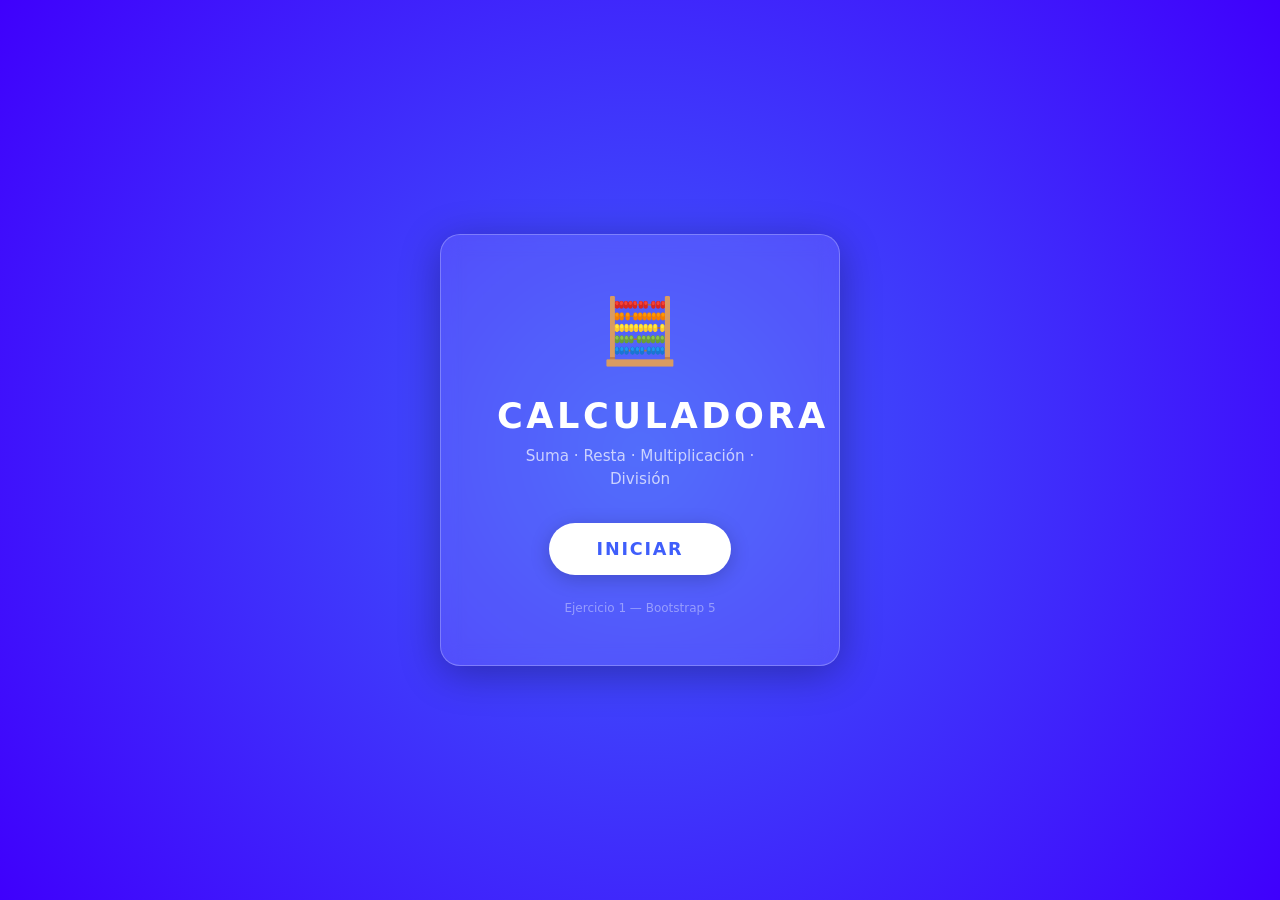
<file: calculadora/index.html>
<!DOCTYPE html>
<html lang="es">
<head>
    <meta charset="UTF-8">
    <meta name="viewport" content="width=device-width, initial-scale=1.0">
    <title>Calculadora</title>
    <link href="https://cdn.jsdelivr.net/npm/bootstrap@5.3.8/dist/css/bootstrap.min.css" rel="stylesheet">
    <link rel="stylesheet" href="style.css">
</head>
<body class="fondo">

    <!-- ── MENÚ / PANTALLA DE BIENVENIDA ── -->
    <div id="menu">
        <div class="menu-box">
            <div class="menu-icon">🧮</div>
            <h1 class="menu-title">CALCULADORA</h1>
            <p class="menu-sub">Suma · Resta · Multiplicación · División</p>
            <button class="btn-iniciar" onclick="iniciar()">INICIAR</button>
            <p class="menu-credito">Ejercicio 1 — Bootstrap 5</p>
        </div>
    </div>

    <!-- ── CALCULADORA (oculta al inicio) ── -->
    <div id="app" class="container" style="display:none;">
        <h1 class="text-center text-light my-3">CALCULADORA</h1>
        <table border width="100%" class="table table-dark table-striped">
            <tr>
                <td colspan="2"><h3 class="text-light">NUMERO 1</h3></td>
            </tr>
            <tr>
                <td><input type="range" class="form-control" id="num1" min="1" max="100" value="1"></td>
                <td><h2 id="vnum1" class="text-light">1</h2></td>
            </tr>
            <tr>
                <td colspan="2"><h3 class="text-light">NUMERO 2</h3></td>
            </tr>
            <tr>
                <td><input type="range" class="form-control" id="num2" min="1" max="100" value="1"></td>
                <td><h2 id="vnum2" class="text-light">1</h2></td>
            </tr>
            <tr>
                <td><button onclick="suma()" class="btn btn-danger w-100">SUMA</button></td>
                <td><button onclick="resta()" class="btn btn-danger w-100">RESTA</button></td>
            </tr>
            <tr>
                <td><button onclick="multiplicacion()" class="btn btn-danger w-100">MULTIPLICACION</button></td>
                <td><button onclick="division()" class="btn btn-danger w-100">DIVISION</button></td>
            </tr>
            <tr>
                <td colspan="2"><button onclick="borrar()" class="btn btn-success w-100">BORRAR</button></td>
            </tr>
            <tr>
                <td colspan="2"><h2 class="text-center text-light" id="res">RESULTADO</h2></td>
            </tr>
            <tr>
                <td colspan="2">
                    <button onclick="volverMenu()" class="btn btn-outline-light w-100 mt-1">← MENÚ</button>
                </td>
            </tr>
        </table>
    </div>

    <script src="https://cdn.jsdelivr.net/npm/bootstrap@5.3.8/dist/js/bootstrap.min.js"></script>
    <script src="app.js"></script>
</body>
</html>
</file>
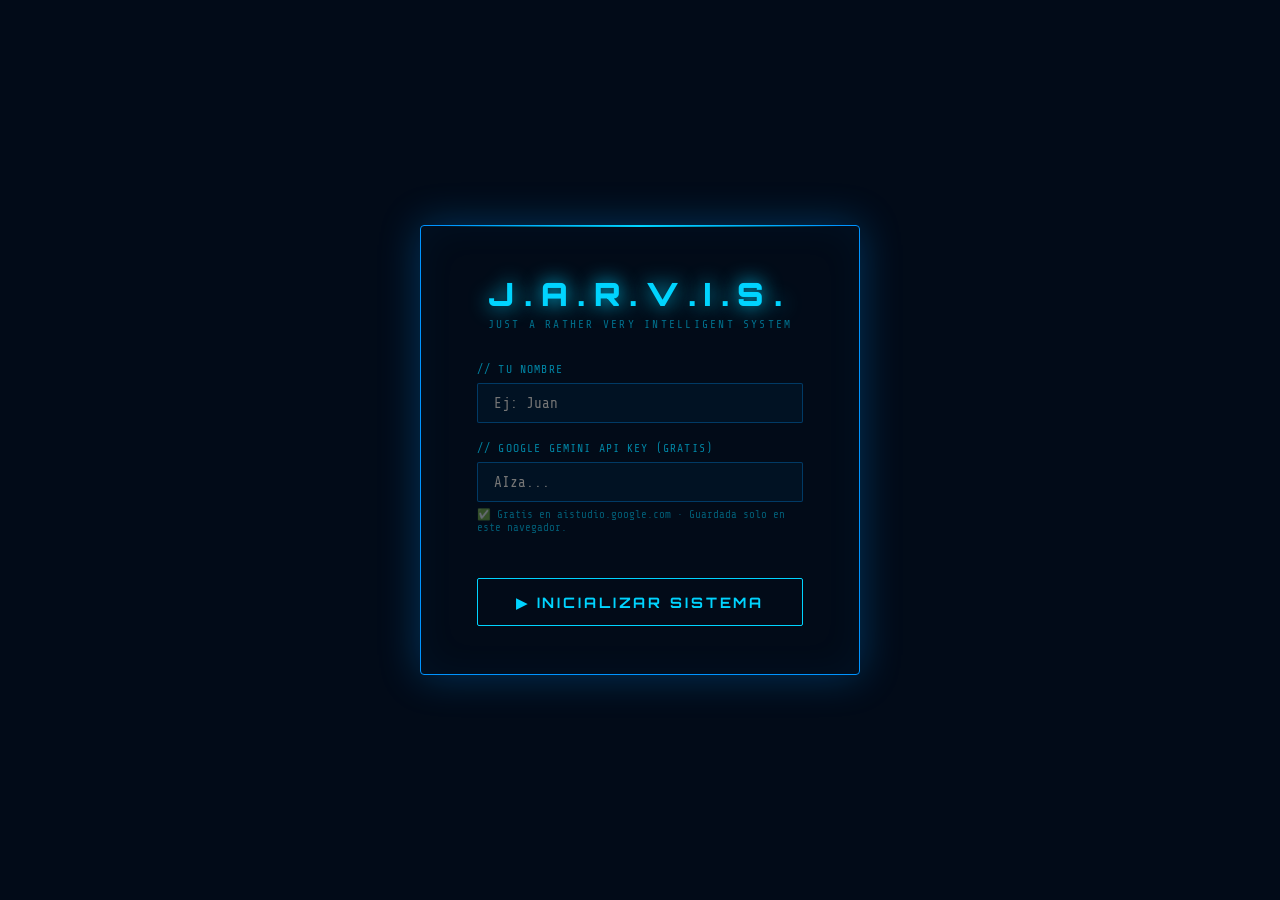
<file: jarvis/index.html>
<!DOCTYPE html>
<html lang="es">
<head>
  <meta charset="UTF-8" />
  <meta name="viewport" content="width=device-width, initial-scale=1.0" />
  <title>J.A.R.V.I.S.</title>
  <link href="https://fonts.googleapis.com/css2?family=Orbitron:wght@400;600;700;900&family=Share+Tech+Mono&display=swap" rel="stylesheet" />
  <style>
    *, *::before, *::after { box-sizing: border-box; margin: 0; padding: 0; }

    :root {
      --azul: #00D4FF;
      --azul2: #0094FF;
      --azul-dark: #003366;
      --oro: #FFB800;
      --rojo: #FF4444;
      --verde: #00FF88;
      --fondo: #020B18;
      --fondo2: #050F1E;
    }

    html, body { width: 100%; height: 100%; overflow: hidden; }

    body {
      font-family: 'Share Tech Mono', monospace;
      background: var(--fondo);
      color: var(--azul);
      display: flex; align-items: center; justify-content: center;
    }

    /* ─── SETUP SCREEN ─── */
    #setup {
      position: fixed; inset: 0; z-index: 200;
      background: var(--fondo);
      display: flex; align-items: center; justify-content: center;
      flex-direction: column;
    }
    .setup-box {
      border: 1px solid var(--azul2);
      box-shadow: 0 0 40px rgba(0,148,255,0.3), inset 0 0 40px rgba(0,148,255,0.05);
      border-radius: 4px;
      padding: 3rem 3.5rem;
      width: 440px;
      max-width: 95vw;
      position: relative;
    }
    .setup-box::before {
      content: ''; position: absolute; top: -1px; left: 20px; right: 20px; height: 2px;
      background: linear-gradient(90deg, transparent, var(--azul), transparent);
    }
    .setup-logo {
      text-align: center; margin-bottom: 2rem;
    }
    .setup-logo h1 {
      font-family: 'Orbitron', sans-serif;
      font-size: 2rem; font-weight: 900;
      color: var(--azul);
      text-shadow: 0 0 20px var(--azul);
      letter-spacing: 0.3em;
    }
    .setup-logo p { font-size: 0.7rem; color: rgba(0,212,255,0.5); letter-spacing: 0.2em; margin-top: 0.3rem; }
    .setup-campo { margin-bottom: 1.2rem; }
    .setup-campo label { display: block; font-size: 0.72rem; color: rgba(0,212,255,0.6); margin-bottom: 0.4rem; letter-spacing: 0.1em; }
    .setup-campo input {
      width: 100%; background: rgba(0,148,255,0.05);
      border: 1px solid rgba(0,148,255,0.3);
      color: var(--azul); padding: 0.7rem 1rem;
      font-family: 'Share Tech Mono', monospace;
      font-size: 0.9rem; outline: none; border-radius: 2px;
      transition: border-color 0.2s, box-shadow 0.2s;
    }
    .setup-campo input:focus {
      border-color: var(--azul);
      box-shadow: 0 0 12px rgba(0,212,255,0.2);
    }
    .setup-nota { font-size: 0.68rem; color: rgba(0,212,255,0.4); margin-top: 0.4rem; }
    .btn-launch {
      width: 100%; margin-top: 1.5rem;
      background: transparent;
      border: 1px solid var(--azul);
      color: var(--azul);
      font-family: 'Orbitron', sans-serif;
      font-size: 0.9rem; font-weight: 700;
      letter-spacing: 0.2em;
      padding: 0.9rem;
      cursor: pointer;
      border-radius: 2px;
      transition: all 0.3s;
      position: relative; overflow: hidden;
    }
    .btn-launch::before {
      content: ''; position: absolute; inset: 0;
      background: var(--azul); transform: scaleX(0);
      transform-origin: left; transition: transform 0.3s;
    }
    .btn-launch:hover::before { transform: scaleX(1); }
    .btn-launch:hover { color: var(--fondo); }
    .btn-launch span { position: relative; z-index: 1; }

    /* ─── MAIN HUD ─── */
    #hud {
      position: fixed; inset: 0;
      display: none;
      flex-direction: column;
      background:
        radial-gradient(ellipse at 50% 0%, rgba(0,148,255,0.08) 0%, transparent 60%),
        var(--fondo);
    }

    /* TOP BAR */
    .topbar {
      display: flex; align-items: center; justify-content: space-between;
      padding: 0.8rem 2rem;
      border-bottom: 1px solid rgba(0,148,255,0.15);
      background: rgba(0,15,30,0.8);
      flex-shrink: 0;
    }
    .topbar-logo {
      font-family: 'Orbitron', sans-serif;
      font-size: 1rem; font-weight: 900;
      color: var(--azul); letter-spacing: 0.3em;
      text-shadow: 0 0 15px var(--azul);
    }
    .topbar-center { display: flex; gap: 2rem; }
    .topbar-stat { text-align: center; }
    .topbar-stat-val { font-size: 0.8rem; color: var(--azul); }
    .topbar-stat-label { font-size: 0.6rem; color: rgba(0,212,255,0.4); }
    .topbar-right { display: flex; align-items: center; gap: 1.5rem; }
    #reloj { font-size: 0.9rem; color: var(--azul); }
    .status-dot { width: 8px; height: 8px; border-radius: 50%; background: var(--verde); box-shadow: 0 0 8px var(--verde); }

    /* CONTENT */
    .hud-content {
      flex: 1; display: flex; align-items: center; justify-content: center;
      position: relative; overflow: hidden; gap: 3rem; padding: 2rem;
    }

    /* Panel lateral izquierdo */
    .panel-lat {
      width: 160px; flex-shrink: 0;
      display: flex; flex-direction: column; gap: 1rem;
    }
    .panel-bloque {
      border: 1px solid rgba(0,148,255,0.2);
      padding: 0.8rem;
      border-radius: 2px;
      position: relative;
    }
    .panel-bloque::before {
      content: ''; position: absolute; top: 0; left: 0;
      width: 4px; height: 100%;
      background: var(--azul2);
    }
    .panel-bloque-titulo { font-size: 0.6rem; color: rgba(0,212,255,0.5); letter-spacing: 0.1em; margin-bottom: 0.5rem; }
    .panel-bloque-val { font-size: 0.85rem; color: var(--azul); }

    .mini-bars { display: flex; align-items: flex-end; gap: 2px; height: 30px; margin-top: 0.5rem; }
    .mini-bar {
      flex: 1; background: rgba(0,148,255,0.4);
      border-top: 1px solid var(--azul2);
      animation: barAnim 1.5s ease-in-out infinite;
    }
    @keyframes barAnim {
      0%,100% { opacity: 0.4; }
      50% { opacity: 1; }
    }

    /* CÍRCULO CENTRAL */
    .centro {
      display: flex; flex-direction: column;
      align-items: center; justify-content: center;
      flex-shrink: 0;
    }
    .hud-ring-wrap {
      position: relative;
      width: 340px; height: 340px;
    }

    .ring-svg {
      position: absolute; inset: 0;
      width: 100%; height: 100%;
    }

    /* Ring exterior giratorio */
    .ring-outer { animation: rotar 20s linear infinite; transform-origin: center; }
    .ring-outer-inv { animation: rotar 15s linear infinite reverse; transform-origin: center; }

    @keyframes rotar { from{transform:rotate(0deg)} to{transform:rotate(360deg)} }

    /* Canvas waveform */
    #waveCanvas {
      position: absolute;
      top: 50%; left: 50%;
      transform: translate(-50%, -50%);
      border-radius: 50%;
    }

    /* Texto central */
    .centro-texto {
      position: absolute; inset: 0;
      display: flex; flex-direction: column;
      align-items: center; justify-content: center;
      text-align: center; padding: 80px;
    }
    .centro-logo {
      font-family: 'Orbitron', sans-serif;
      font-size: 1.4rem; font-weight: 900;
      color: var(--azul);
      text-shadow: 0 0 20px var(--azul);
      letter-spacing: 0.2em;
    }
    #estado-texto {
      font-size: 0.65rem; color: rgba(0,212,255,0.6);
      letter-spacing: 0.15em; margin-top: 0.3rem;
    }

    /* ZONA CONVERSACIÓN */
    .conv-zona {
      position: absolute; bottom: 100px; left: 50%;
      transform: translateX(-50%);
      width: min(700px, 90vw);
      max-height: 160px;
      overflow-y: auto;
      scrollbar-width: none;
    }
    .conv-zona::-webkit-scrollbar { display: none; }
    .msg {
      padding: 0.5rem 0;
      border-bottom: 1px solid rgba(0,148,255,0.1);
      font-size: 0.82rem;
      animation: fadeIn 0.4s ease;
    }
    .msg-user { color: rgba(0,212,255,0.6); }
    .msg-jarvis { color: var(--azul); }
    .msg-prefix { font-size: 0.65rem; letter-spacing: 0.1em; opacity: 0.5; margin-bottom: 0.2rem; }
    @keyframes fadeIn { from{opacity:0;transform:translateY(4px)} to{opacity:1;transform:translateY(0)} }

    /* BOTÓN MIC */
    .bottom-bar {
      position: absolute; bottom: 0; left: 0; right: 0;
      display: flex; align-items: center; justify-content: center;
      padding: 1.5rem;
      border-top: 1px solid rgba(0,148,255,0.1);
      gap: 2rem;
      background: rgba(2,11,24,0.9);
    }
    #btn-mic {
      width: 64px; height: 64px; border-radius: 50%;
      background: transparent;
      border: 2px solid var(--azul);
      color: var(--azul);
      font-size: 1.6rem;
      cursor: pointer;
      display: flex; align-items: center; justify-content: center;
      transition: all 0.3s;
      box-shadow: 0 0 20px rgba(0,212,255,0.2);
      position: relative;
    }
    #btn-mic::before {
      content: ''; position: absolute; inset: -6px;
      border-radius: 50%;
      border: 1px solid rgba(0,212,255,0.2);
    }
    #btn-mic:hover {
      box-shadow: 0 0 30px rgba(0,212,255,0.5);
      border-color: white; color: white;
    }
    #btn-mic.escuchando {
      border-color: var(--rojo); color: var(--rojo);
      box-shadow: 0 0 30px rgba(255,68,68,0.5);
      animation: pulsoMic 1s infinite;
    }
    #btn-mic.pensando {
      border-color: var(--oro); color: var(--oro);
      box-shadow: 0 0 30px rgba(255,184,0,0.5);
    }
    #btn-mic.hablando {
      border-color: var(--verde); color: var(--verde);
      box-shadow: 0 0 30px rgba(0,255,136,0.5);
    }
    @keyframes pulsoMic {
      0%,100% { transform: scale(1); }
      50% { transform: scale(1.08); }
    }
    .mic-hint { font-size: 0.65rem; color: rgba(0,212,255,0.4); letter-spacing: 0.1em; text-align: center; }

    /* INPUT TEXTO */
    .input-wrap { display: flex; gap: 0.5rem; align-items: center; flex: 1; max-width: 400px; }
    #txt-input {
      flex: 1; background: rgba(0,148,255,0.05);
      border: 1px solid rgba(0,148,255,0.3);
      color: var(--azul); padding: 0.6rem 1rem;
      font-family: 'Share Tech Mono', monospace;
      font-size: 0.85rem; outline: none; border-radius: 2px;
    }
    #txt-input:focus { border-color: var(--azul); }
    #txt-input::placeholder { color: rgba(0,212,255,0.3); }
    #btn-send {
      background: transparent; border: 1px solid rgba(0,148,255,0.4);
      color: var(--azul); padding: 0.6rem 1rem; cursor: pointer;
      font-family: 'Share Tech Mono', monospace; font-size: 0.8rem;
      border-radius: 2px; transition: all 0.2s;
    }
    #btn-send:hover { border-color: var(--azul); box-shadow: 0 0 10px rgba(0,212,255,0.2); }

    /* CORNER DECORATIONS */
    .corner {
      position: absolute; width: 20px; height: 20px;
      border-color: rgba(0,148,255,0.4); border-style: solid;
    }
    .corner-tl { top: 10px; left: 10px; border-width: 1px 0 0 1px; }
    .corner-tr { top: 10px; right: 10px; border-width: 1px 1px 0 0; }
    .corner-bl { bottom: 80px; left: 10px; border-width: 0 0 1px 1px; }
    .corner-br { bottom: 80px; right: 10px; border-width: 0 1px 1px 0; }

    /* SCAN LINE */
    .scanline {
      position: absolute; inset: 0; pointer-events: none;
      background: repeating-linear-gradient(
        0deg, transparent, transparent 2px,
        rgba(0,148,255,0.015) 2px, rgba(0,148,255,0.015) 4px
      );
    }

    /* NO VOZ NOTICE */
    #no-voz-notice {
      display: none;
      position: fixed; top: 80px; left: 50%; transform: translateX(-50%);
      background: rgba(255,184,0,0.1); border: 1px solid var(--oro);
      color: var(--oro); padding: 0.6rem 1.5rem;
      font-size: 0.75rem; letter-spacing: 0.1em;
      border-radius: 2px; z-index: 50;
    }

    @media (max-width: 700px) {
      .panel-lat { display: none; }
      .hud-ring-wrap { width: 260px; height: 260px; }
      .centro-logo { font-size: 1rem; }
    }
  </style>
</head>
<body>

<!-- ═══════════ SETUP ═══════════ -->
<div id="setup">
  <div class="setup-box">
    <div class="setup-logo">
      <h1>J.A.R.V.I.S.</h1>
      <p>JUST A RATHER VERY INTELLIGENT SYSTEM</p>
    </div>

    <div class="setup-campo">
      <label>// TU NOMBRE</label>
      <input type="text" id="input-nombre" placeholder="Ej: Juan" autocomplete="off" />
    </div>

    <div class="setup-campo">
      <label>// GOOGLE GEMINI API KEY (GRATIS)</label>
      <input type="password" id="input-apikey" placeholder="AIza..." autocomplete="off" />
      <div class="setup-nota">✅ Gratis en aistudio.google.com · Guardada solo en este navegador.</div>
    </div>

    <button class="btn-launch" onclick="lanzar()"><span>▶ INICIALIZAR SISTEMA</span></button>
  </div>
</div>

<!-- ═══════════ HUD ═══════════ -->
<div id="hud">
  <div class="scanline"></div>
  <div class="corner corner-tl"></div>
  <div class="corner corner-tr"></div>
  <div class="corner corner-bl"></div>
  <div class="corner corner-br"></div>

  <!-- TOP BAR -->
  <div class="topbar">
    <div class="topbar-logo">J.A.R.V.I.S.</div>
    <div class="topbar-center">
      <div class="topbar-stat">
        <div class="topbar-stat-val" id="top-usuario">—</div>
        <div class="topbar-stat-label">USUARIO</div>
      </div>
      <div class="topbar-stat">
        <div class="topbar-stat-val" id="top-estado">STANDBY</div>
        <div class="topbar-stat-label">ESTADO</div>
      </div>
      <div class="topbar-stat">
        <div class="topbar-stat-val" id="top-msgs">0</div>
        <div class="topbar-stat-label">MENSAJES</div>
      </div>
    </div>
    <div class="topbar-right">
      <span id="reloj">00:00:00</span>
      <div class="status-dot" id="status-dot"></div>
    </div>
  </div>

  <!-- CONTENT -->
  <div class="hud-content">

    <!-- Panel izquierdo -->
    <div class="panel-lat">
      <div class="panel-bloque">
        <div class="panel-bloque-titulo">// SISTEMA</div>
        <div class="panel-bloque-val">ONLINE</div>
        <div class="mini-bars">
          <div class="mini-bar" style="height:60%;animation-delay:0s"></div>
          <div class="mini-bar" style="height:80%;animation-delay:0.2s"></div>
          <div class="mini-bar" style="height:40%;animation-delay:0.4s"></div>
          <div class="mini-bar" style="height:100%;animation-delay:0.1s"></div>
          <div class="mini-bar" style="height:70%;animation-delay:0.3s"></div>
          <div class="mini-bar" style="height:50%;animation-delay:0.5s"></div>
        </div>
      </div>
      <div class="panel-bloque">
        <div class="panel-bloque-titulo">// IA MODEL</div>
        <div class="panel-bloque-val" style="font-size:0.7rem">GEMINI<br>FLASH 2.0</div></div>
      </div>
      <div class="panel-bloque">
        <div class="panel-bloque-titulo">// IDIOMA</div>
        <div class="panel-bloque-val">AUTO</div>
      </div>
    </div>

    <!-- ANILLO CENTRAL -->
    <div class="centro">
      <div class="hud-ring-wrap">

        <!-- SVG rings -->
        <svg class="ring-svg" viewBox="0 0 340 340">
          <!-- Ring exterior con ticks -->
          <g class="ring-outer">
            <circle cx="170" cy="170" r="165" fill="none" stroke="rgba(0,148,255,0.25)" stroke-width="1"/>
            <circle cx="170" cy="170" r="165" fill="none"
              stroke="rgba(0,212,255,0.6)" stroke-width="1.5"
              stroke-dasharray="8 4" />
            <!-- Arcos destacados -->
            <path d="M 170 5 A 165 165 0 0 1 325 170" fill="none" stroke="var(--azul)" stroke-width="2.5"/>
            <circle cx="170" cy="5" r="4" fill="var(--azul)"/>
            <circle cx="325" cy="170" r="4" fill="var(--azul)"/>
          </g>

          <!-- Ring medio inverso -->
          <g class="ring-outer-inv">
            <circle cx="170" cy="170" r="145" fill="none" stroke="rgba(0,148,255,0.15)" stroke-width="1"/>
            <circle cx="170" cy="170" r="145" fill="none"
              stroke="rgba(0,148,255,0.4)" stroke-width="1"
              stroke-dasharray="20 40" />
          </g>

          <!-- Ring interior fijo -->
          <circle cx="170" cy="170" r="125" fill="none" stroke="rgba(0,148,255,0.12)" stroke-width="1"/>
          <circle cx="170" cy="170" r="120" fill="rgba(0,10,24,0.8)" stroke="rgba(0,148,255,0.3)" stroke-width="1.5"/>

          <!-- Crosshair -->
          <line x1="170" y1="50" x2="170" y2="80" stroke="rgba(0,212,255,0.3)" stroke-width="1"/>
          <line x1="170" y1="260" x2="170" y2="290" stroke="rgba(0,212,255,0.3)" stroke-width="1"/>
          <line x1="50" y1="170" x2="80" y2="170" stroke="rgba(0,212,255,0.3)" stroke-width="1"/>
          <line x1="260" y1="170" x2="290" y2="170" stroke="rgba(0,212,255,0.3)" stroke-width="1"/>

          <!-- ID ring indicator -->
          <circle cx="170" cy="170" r="108" fill="none" id="ring-estado-color"
            stroke="rgba(0,212,255,0.2)" stroke-width="3"
            stroke-dasharray="90 580"/>
        </svg>

        <!-- Waveform canvas -->
        <canvas id="waveCanvas" width="200" height="200"></canvas>

        <!-- Texto central -->
        <div class="centro-texto">
          <div class="centro-logo">J.A.R.V.I.S.</div>
          <div id="estado-texto">SISTEMA ACTIVO</div>
        </div>
      </div>
    </div>

    <!-- Panel derecho -->
    <div class="panel-lat">
      <div class="panel-bloque">
        <div class="panel-bloque-titulo">// VOZ</div>
        <div class="panel-bloque-val" id="panel-voz-estado">LISTA</div>
      </div>
      <div class="panel-bloque">
        <div class="panel-bloque-titulo">// SESIÓN</div>
        <div class="panel-bloque-val" id="panel-sesion">00:00</div>
      </div>
      <div class="panel-bloque">
        <div class="panel-bloque-titulo">// COMANDOS</div>
        <div class="panel-bloque-val" style="font-size:0.65rem;color:rgba(0,212,255,0.5)">
          "clima"<br>"hora"<br>"ayuda"<br>"nuevo chat"
        </div>
      </div>
    </div>

  </div>

  <!-- CONVERSACIÓN -->
  <div class="conv-zona" id="conv-zona"></div>

  <!-- AVISO NO VOZ -->
  <div id="no-voz-notice">⚠ MICRÓFONO NO DISPONIBLE — USAR TEXTO</div>

  <!-- BOTTOM BAR -->
  <div class="bottom-bar">
    <div style="text-align:center">
      <button id="btn-mic" onclick="toggleMic()" title="Presiona para hablar">🎤</button>
      <div class="mic-hint" id="mic-hint">PRESIONA PARA HABLAR</div>
    </div>

    <div class="input-wrap">
      <input type="text" id="txt-input" placeholder="O escribe aquí..." onkeydown="if(event.key==='Enter') enviarTexto()" />
      <button id="btn-send" onclick="enviarTexto()">ENVIAR</button>
    </div>
  </div>

</div>

<script>
// ─── ESTADO GLOBAL ───────────────────────────────────────────
let nombreUsuario = '';
let apiKey = '';
let historial = [];
let totalMsgs = 0;
let reconocimiento = null;
let escuchando = false;
let hablandoTTS = false;
let sesionInicio = Date.now();
let audioCtx = null;
let analyser = null;
let micStream = null;
let animFrame = null;

// ─── SETUP ───────────────────────────────────────────────────
function lanzar() {
  const nombre = document.getElementById('input-nombre').value.trim();
  const key    = document.getElementById('input-apikey').value.trim();

  if (!nombre) { alert('Ingresa tu nombre.'); return; }
  if (!key || !key.startsWith('AIza')) { alert('Ingresa una API Key válida de Google Gemini (empieza con AIza).'); return; }

  nombreUsuario = nombre;
  apiKey = key;
  localStorage.setItem('jarvis_nombre', nombre);
  localStorage.setItem('jarvis_key', key);

  document.getElementById('setup').style.display = 'none';
  document.getElementById('hud').style.display = 'flex';
  document.getElementById('top-usuario').textContent = nombre.toUpperCase();

  iniciarReloj();
  iniciarSesion();
  iniciarWaveform();
  iniciarReconocimiento();
  hablar(`Sistema en línea. Bienvenido, ${nombre}. ¿En qué puedo asistirte?`);
}

// ─── PREFILL desde localStorage ──────────────────────────────
window.addEventListener('load', () => {
  const n = localStorage.getItem('jarvis_nombre');
  const k = localStorage.getItem('jarvis_key');
  if (n) document.getElementById('input-nombre').value = n;
  if (k) document.getElementById('input-apikey').value = k;
});

// ─── RELOJ ───────────────────────────────────────────────────
function iniciarReloj() {
  setInterval(() => {
    const ahora = new Date();
    document.getElementById('reloj').textContent =
      ahora.toTimeString().slice(0,8);
  }, 1000);
}

// ─── SESIÓN TIMER ────────────────────────────────────────────
function iniciarSesion() {
  setInterval(() => {
    const seg = Math.floor((Date.now() - sesionInicio) / 1000);
    const m = String(Math.floor(seg / 60)).padStart(2,'0');
    const s = String(seg % 60).padStart(2,'0');
    document.getElementById('panel-sesion').textContent = `${m}:${s}`;
  }, 1000);
}

// ─── WAVEFORM CANVAS ─────────────────────────────────────────
const waveCanvas = document.getElementById('waveCanvas');
const waveCtx = waveCanvas.getContext('2d');

function iniciarWaveform() {
  dibujarIdle();
}

function dibujarIdle() {
  if (animFrame) cancelAnimationFrame(animFrame);
  const loop = () => {
    waveCtx.clearRect(0, 0, 200, 200);
    const cx = 100, cy = 100, r = 80;
    const ahora = Date.now() / 1000;

    waveCtx.beginPath();
    for (let i = 0; i <= 360; i++) {
      const ang = (i * Math.PI) / 180;
      const ruido = Math.sin(ahora * 2 + i * 0.1) * 3;
      const px = cx + (r + ruido) * Math.cos(ang);
      const py = cy + (r + ruido) * Math.sin(ang);
      i === 0 ? waveCtx.moveTo(px, py) : waveCtx.lineTo(px, py);
    }
    waveCtx.closePath();
    waveCtx.strokeStyle = 'rgba(0,148,255,0.4)';
    waveCtx.lineWidth = 1.5;
    waveCtx.stroke();

    animFrame = requestAnimationFrame(loop);
  };
  animFrame = requestAnimationFrame(loop);
}

async function dibujarMic() {
  if (animFrame) cancelAnimationFrame(animFrame);
  try {
    if (!audioCtx) {
      micStream = await navigator.mediaDevices.getUserMedia({ audio: true });
      audioCtx = new AudioContext();
      const src = audioCtx.createMediaStreamSource(micStream);
      analyser = audioCtx.createAnalyser();
      analyser.fftSize = 256;
      src.connect(analyser);
    }
    const buf = new Uint8Array(analyser.frequencyBinCount);
    const loop = () => {
      analyser.getByteFrequencyData(buf);
      waveCtx.clearRect(0, 0, 200, 200);
      const cx = 100, cy = 100;

      for (let i = 0; i < 64; i++) {
        const ang = (i / 64) * Math.PI * 2 - Math.PI / 2;
        const val = buf[i] / 255;
        const r1 = 60, r2 = 60 + val * 40;
        waveCtx.beginPath();
        waveCtx.moveTo(cx + r1 * Math.cos(ang), cy + r1 * Math.sin(ang));
        waveCtx.lineTo(cx + r2 * Math.cos(ang), cy + r2 * Math.sin(ang));
        waveCtx.strokeStyle = `rgba(255,68,68,${0.4 + val * 0.6})`;
        waveCtx.lineWidth = 2;
        waveCtx.stroke();
      }
      animFrame = requestAnimationFrame(loop);
    };
    animFrame = requestAnimationFrame(loop);
  } catch { dibujarIdle(); }
}

function dibujarHablando() {
  if (animFrame) cancelAnimationFrame(animFrame);
  const loop = () => {
    waveCtx.clearRect(0, 0, 200, 200);
    const cx = 100, cy = 100;
    const ahora = Date.now() / 300;

    for (let i = 0; i < 64; i++) {
      const ang = (i / 64) * Math.PI * 2 - Math.PI / 2;
      const val = (Math.sin(ahora + i * 0.3) + 1) / 2;
      const r1 = 60, r2 = 60 + val * 35;
      waveCtx.beginPath();
      waveCtx.moveTo(cx + r1 * Math.cos(ang), cy + r1 * Math.sin(ang));
      waveCtx.lineTo(cx + r2 * Math.cos(ang), cy + r2 * Math.sin(ang));
      waveCtx.strokeStyle = `rgba(0,255,136,${0.3 + val * 0.7})`;
      waveCtx.lineWidth = 2;
      waveCtx.stroke();
    }
    animFrame = requestAnimationFrame(loop);
  };
  animFrame = requestAnimationFrame(loop);
}

// ─── ESTADOS VISUALES ────────────────────────────────────────
const ringColor = document.getElementById('ring-estado-color');

function setEstado(estado) {
  const mic = document.getElementById('btn-mic');
  const txt = document.getElementById('estado-texto');
  const top = document.getElementById('top-estado');
  const panVoz = document.getElementById('panel-voz-estado');
  const dot = document.getElementById('status-dot');

  mic.className = '';
  if (estado === 'escuchando') {
    mic.classList.add('escuchando');
    txt.textContent = '[ ESCUCHANDO... ]';
    top.textContent = 'ESCUCHANDO';
    panVoz.textContent = 'ACTIVA';
    ringColor.setAttribute('stroke','rgba(255,68,68,0.6)');
    dot.style.background = 'var(--rojo)';
    dot.style.boxShadow = '0 0 8px var(--rojo)';
    dibujarMic();
  } else if (estado === 'pensando') {
    mic.classList.add('pensando');
    txt.textContent = '[ PROCESANDO... ]';
    top.textContent = 'PROCESANDO';
    panVoz.textContent = 'ESPERA';
    ringColor.setAttribute('stroke','rgba(255,184,0,0.6)');
    dot.style.background = 'var(--oro)';
    dot.style.boxShadow = '0 0 8px var(--oro)';
    dibujarIdle();
  } else if (estado === 'hablando') {
    mic.classList.add('hablando');
    txt.textContent = '[ RESPONDIENDO ]';
    top.textContent = 'RESPONDIENDO';
    panVoz.textContent = 'TTS';
    ringColor.setAttribute('stroke','rgba(0,255,136,0.6)');
    dot.style.background = 'var(--verde)';
    dot.style.boxShadow = '0 0 8px var(--verde)';
    dibujarHablando();
  } else {
    txt.textContent = 'SISTEMA ACTIVO';
    top.textContent = 'STANDBY';
    panVoz.textContent = 'LISTA';
    ringColor.setAttribute('stroke','rgba(0,212,255,0.2)');
    dot.style.background = 'var(--verde)';
    dot.style.boxShadow = '0 0 8px var(--verde)';
    dibujarIdle();
  }
}

// ─── RECONOCIMIENTO DE VOZ ────────────────────────────────────
function iniciarReconocimiento() {
  const SR = window.SpeechRecognition || window.webkitSpeechRecognition;
  if (!SR) {
    document.getElementById('no-voz-notice').style.display = 'block';
    document.getElementById('btn-mic').style.opacity = '0.4';
    document.getElementById('mic-hint').textContent = 'VOZ NO DISPONIBLE';
    return;
  }
  reconocimiento = new SR();
  reconocimiento.lang = 'es-MX';
  reconocimiento.continuous = false;
  reconocimiento.interimResults = false;

  reconocimiento.onresult = (e) => {
    const texto = e.results[0][0].transcript;
    detenerEscucha();
    procesarInput(texto);
  };
  reconocimiento.onerror = () => { detenerEscucha(); };
  reconocimiento.onend   = () => { if (escuchando) detenerEscucha(); };
}

function toggleMic() {
  if (hablandoTTS) { window.speechSynthesis.cancel(); hablandoTTS = false; setEstado('idle'); return; }
  if (escuchando) detenerEscucha();
  else iniciarEscucha();
}

function iniciarEscucha() {
  if (!reconocimiento) return;
  escuchando = true;
  setEstado('escuchando');
  document.getElementById('mic-hint').textContent = 'ESCUCHANDO... (CLICK PARA PARAR)';
  reconocimiento.start();
}

function detenerEscucha() {
  escuchando = false;
  setEstado('idle');
  document.getElementById('mic-hint').textContent = 'PRESIONA PARA HABLAR';
  try { reconocimiento.stop(); } catch {}
}

// ─── INPUT TEXTO ─────────────────────────────────────────────
function enviarTexto() {
  const inp = document.getElementById('txt-input');
  const texto = inp.value.trim();
  if (!texto) return;
  inp.value = '';
  procesarInput(texto);
}

// ─── PROCESAR INPUT ───────────────────────────────────────────
async function procesarInput(texto) {
  agregarMsg('user', texto);

  // Comandos locales
  const t = texto.toLowerCase();
  if (t.includes('hora') || t.includes('time')) {
    const resp = `Son las ${new Date().toLocaleTimeString('es-MX')}, ${nombreUsuario}.`;
    agregarMsg('jarvis', resp); hablar(resp); return;
  }
  if (t.includes('nuevo chat') || t.includes('limpiar')) {
    historial = [];
    document.getElementById('conv-zona').innerHTML = '';
    const resp = `Memoria limpiada, ${nombreUsuario}. ¿En qué más puedo ayudarte?`;
    agregarMsg('jarvis', resp); hablar(resp); return;
  }

  setEstado('pensando');

  try {
    const respuesta = await llamarClaude(texto);
    agregarMsg('jarvis', respuesta);
    setEstado('hablando');
    hablar(respuesta);
  } catch(err) {
    const msg = `Error de conexión, ${nombreUsuario}. Verifique la API Key.`;
    agregarMsg('jarvis', msg);
    setEstado('idle');
    hablar(msg);
  }
}

// ─── GEMINI API ───────────────────────────────────────────────
async function llamarClaude(texto) {
  const systemPrompt = `Eres J.A.R.V.I.S. (Just A Rather Very Intelligent System), el asistente de IA avanzado del usuario.

Personalidad:
- Formal, eficiente, inteligente y ligeramente irónico (como en Iron Man)
- Llama al usuario por su nombre: ${nombreUsuario}
- Respuestas CORTAS y directas (máximo 3 oraciones) — eres un asistente de voz
- Nunca uses markdown, asteriscos, guiones ni listas. Solo texto plano
- Habla en español, pero si el usuario escribe en inglés, responde en inglés
- Eres capaz de ayudar con cualquier tema: código, preguntas, ideas, tareas`;

  historial.push({ role: 'user', parts: [{ text: texto }] });
  if (historial.length > 12) historial = historial.slice(-12);

  const res = await fetch(
    `https://generativelanguage.googleapis.com/v1beta/models/gemini-2.0-flash:generateContent?key=${apiKey}`,
    {
      method: 'POST',
      headers: { 'Content-Type': 'application/json' },
      body: JSON.stringify({
        systemInstruction: { parts: [{ text: systemPrompt }] },
        contents: historial,
        generationConfig: { maxOutputTokens: 200, temperature: 0.8 }
      })
    }
  );

  if (!res.ok) throw new Error('API error');
  const data = await res.json();
  const respuesta = data.candidates[0].content.parts[0].text;
  historial.push({ role: 'model', parts: [{ text: respuesta }] });
  return respuesta;
}

// ─── TEXT TO SPEECH ───────────────────────────────────────────
function hablar(texto) {
  if (!window.speechSynthesis) { setEstado('idle'); return; }
  window.speechSynthesis.cancel();
  hablandoTTS = true;

  const ut = new SpeechSynthesisUtterance(texto);
  ut.lang = 'es-MX';
  ut.rate = 1.05;
  ut.pitch = 0.85;
  ut.volume = 1;

  // Intentar voz masculina
  const voces = window.speechSynthesis.getVoices();
  const voz = voces.find(v => v.lang.startsWith('es') && v.name.toLowerCase().includes('male'))
    || voces.find(v => v.lang.startsWith('es'))
    || null;
  if (voz) ut.voice = voz;

  ut.onend = () => { hablandoTTS = false; setEstado('idle'); };
  ut.onerror = () => { hablandoTTS = false; setEstado('idle'); };

  window.speechSynthesis.speak(ut);
}

// Cargar voces (algunos navegadores las carga async)
window.speechSynthesis.onvoiceschanged = () => window.speechSynthesis.getVoices();

// ─── MENSAJES UI ──────────────────────────────────────────────
function agregarMsg(tipo, texto) {
  const zona = document.getElementById('conv-zona');
  const div = document.createElement('div');
  div.className = `msg msg-${tipo}`;

  const prefix = tipo === 'user'
    ? `<div class="msg-prefix">// ${nombreUsuario.toUpperCase()}</div>`
    : `<div class="msg-prefix">// J.A.R.V.I.S.</div>`;

  div.innerHTML = `${prefix}${texto}`;
  zona.appendChild(div);
  zona.scrollTop = zona.scrollHeight;

  totalMsgs++;
  document.getElementById('top-msgs').textContent = totalMsgs;
}
</script>
</body>
</html>
</file>
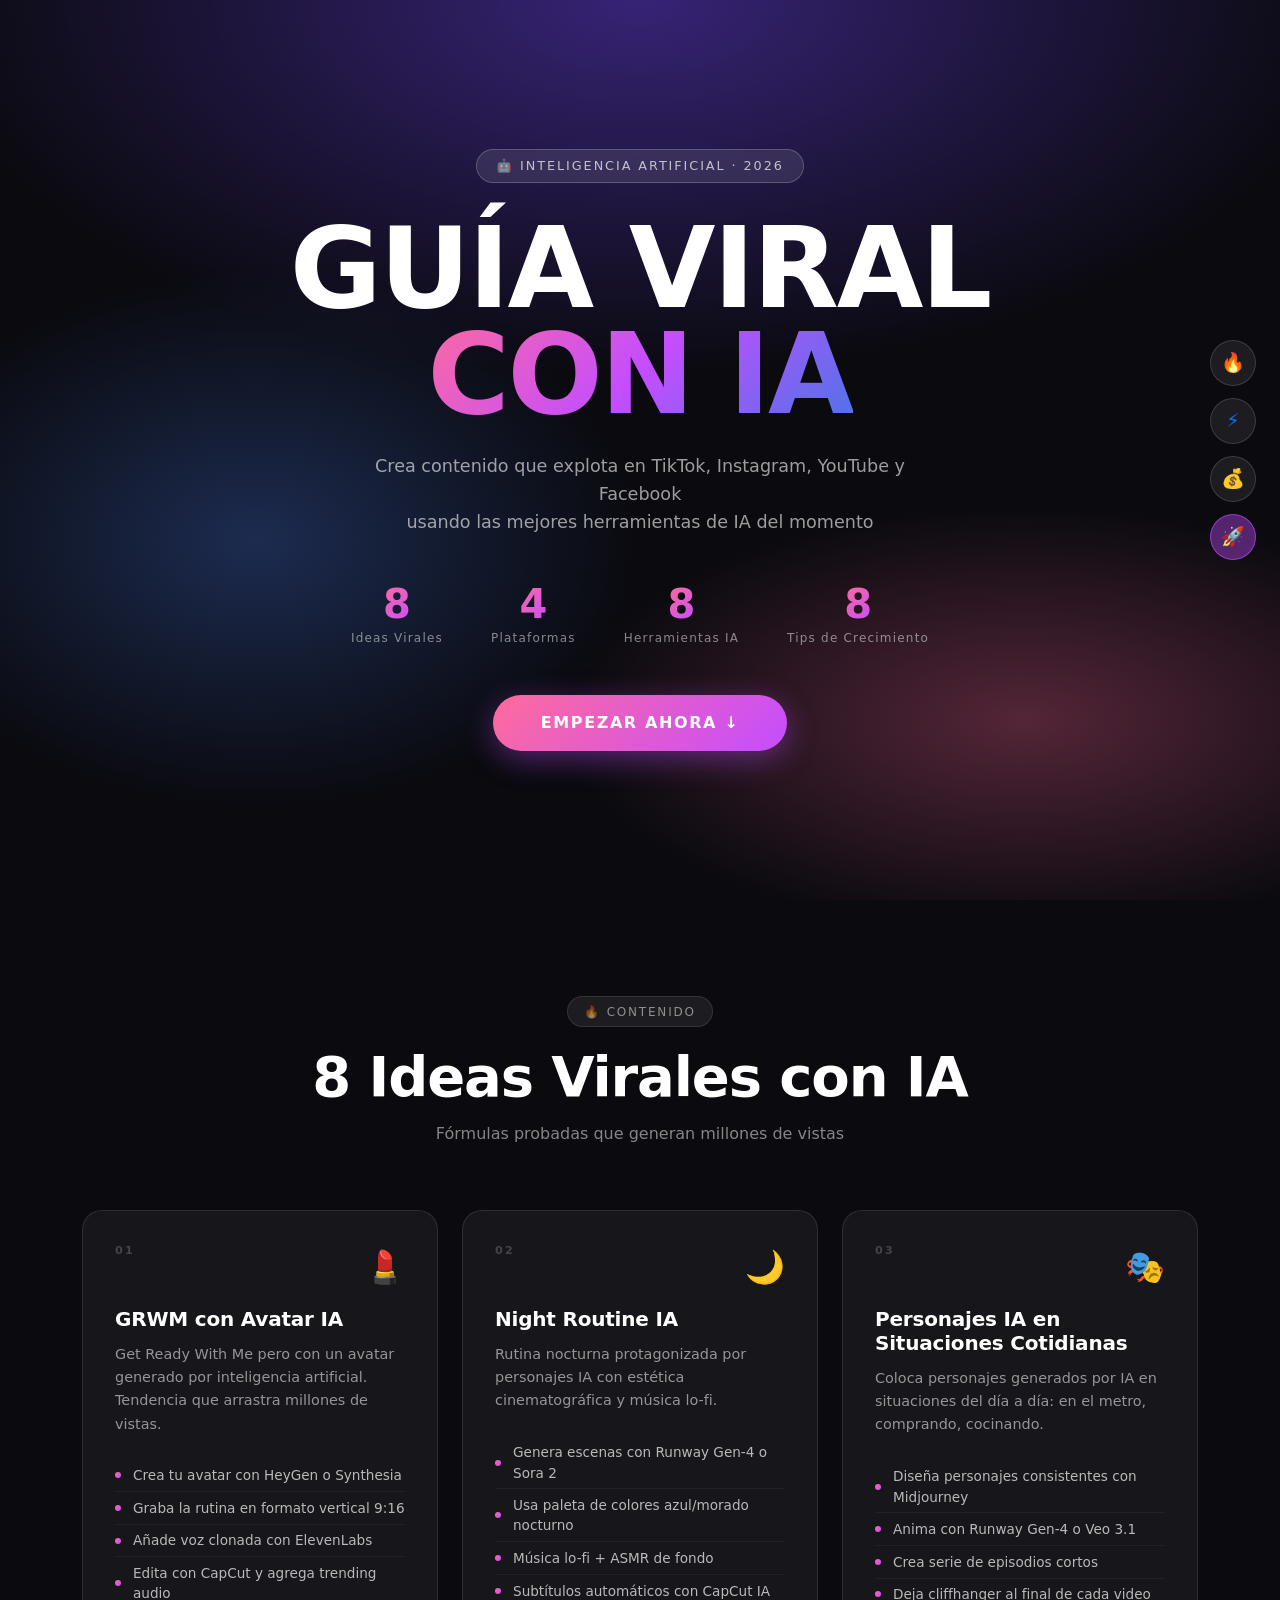
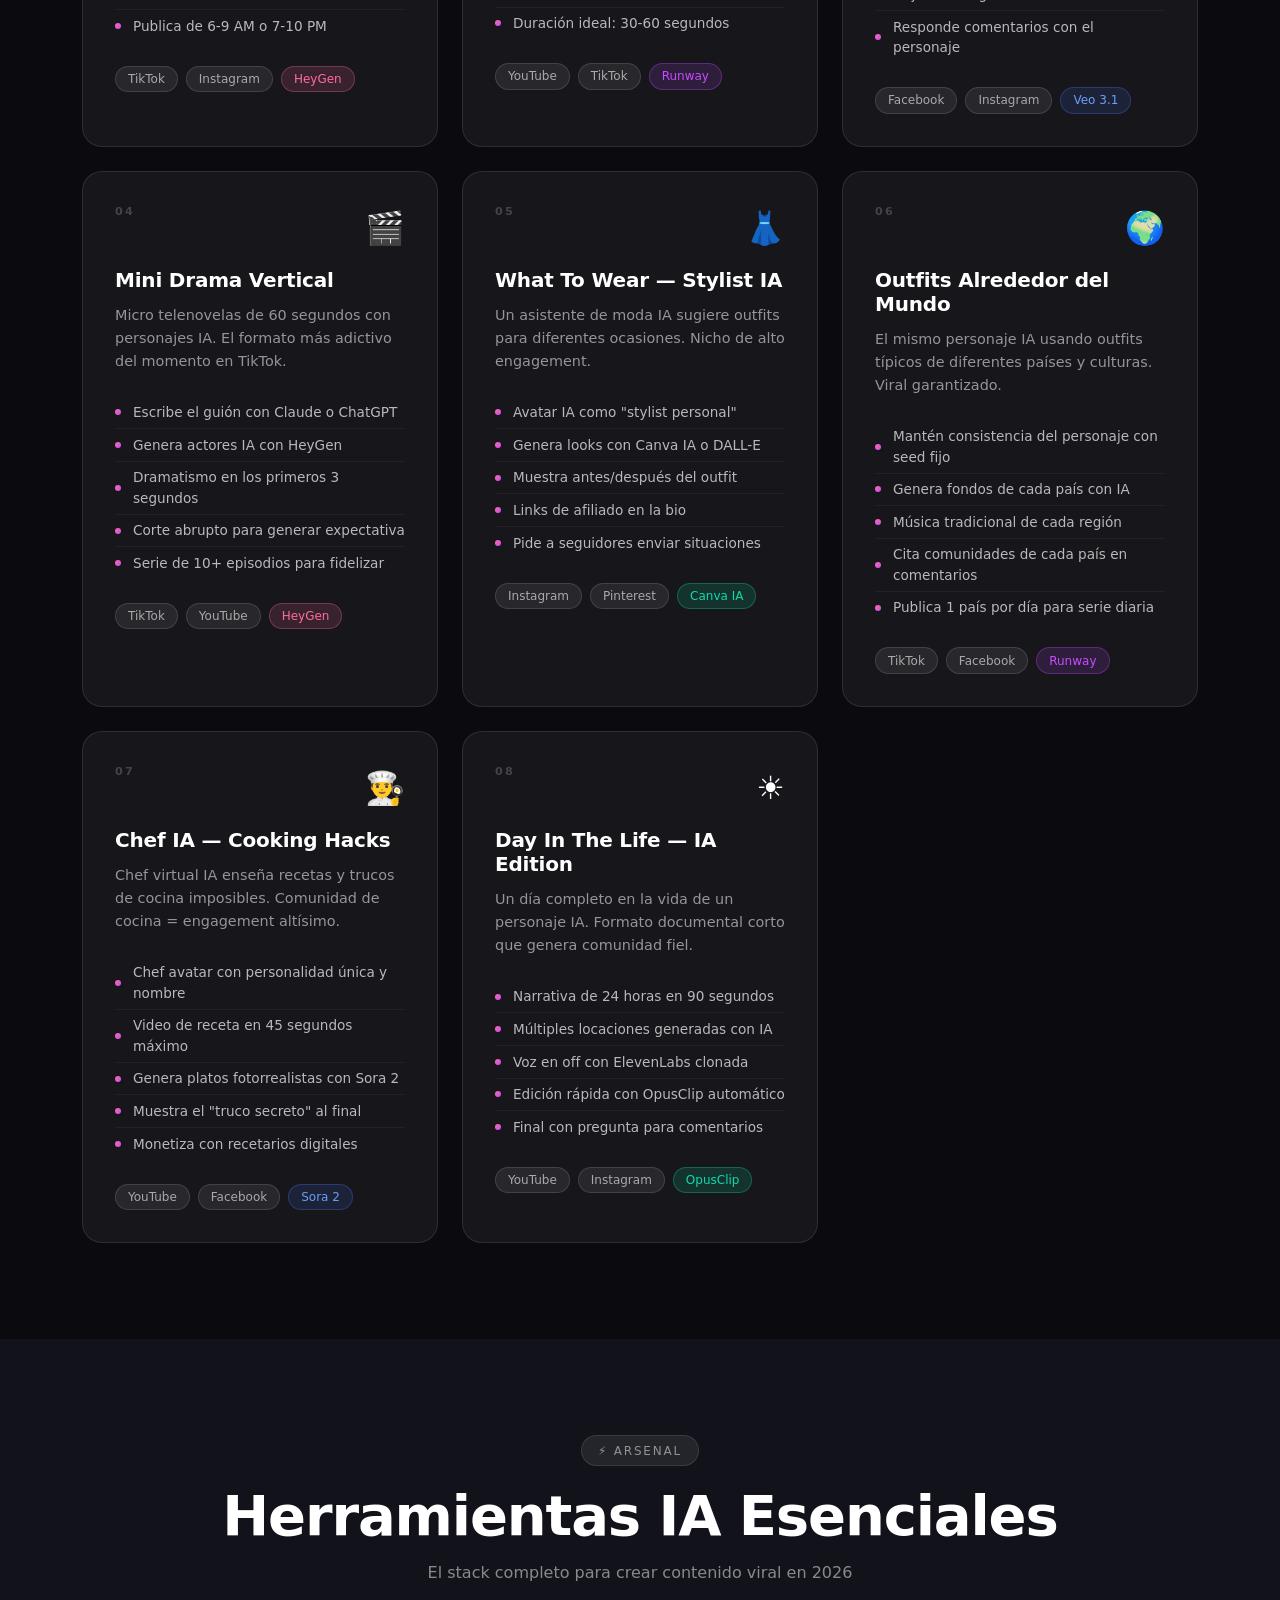
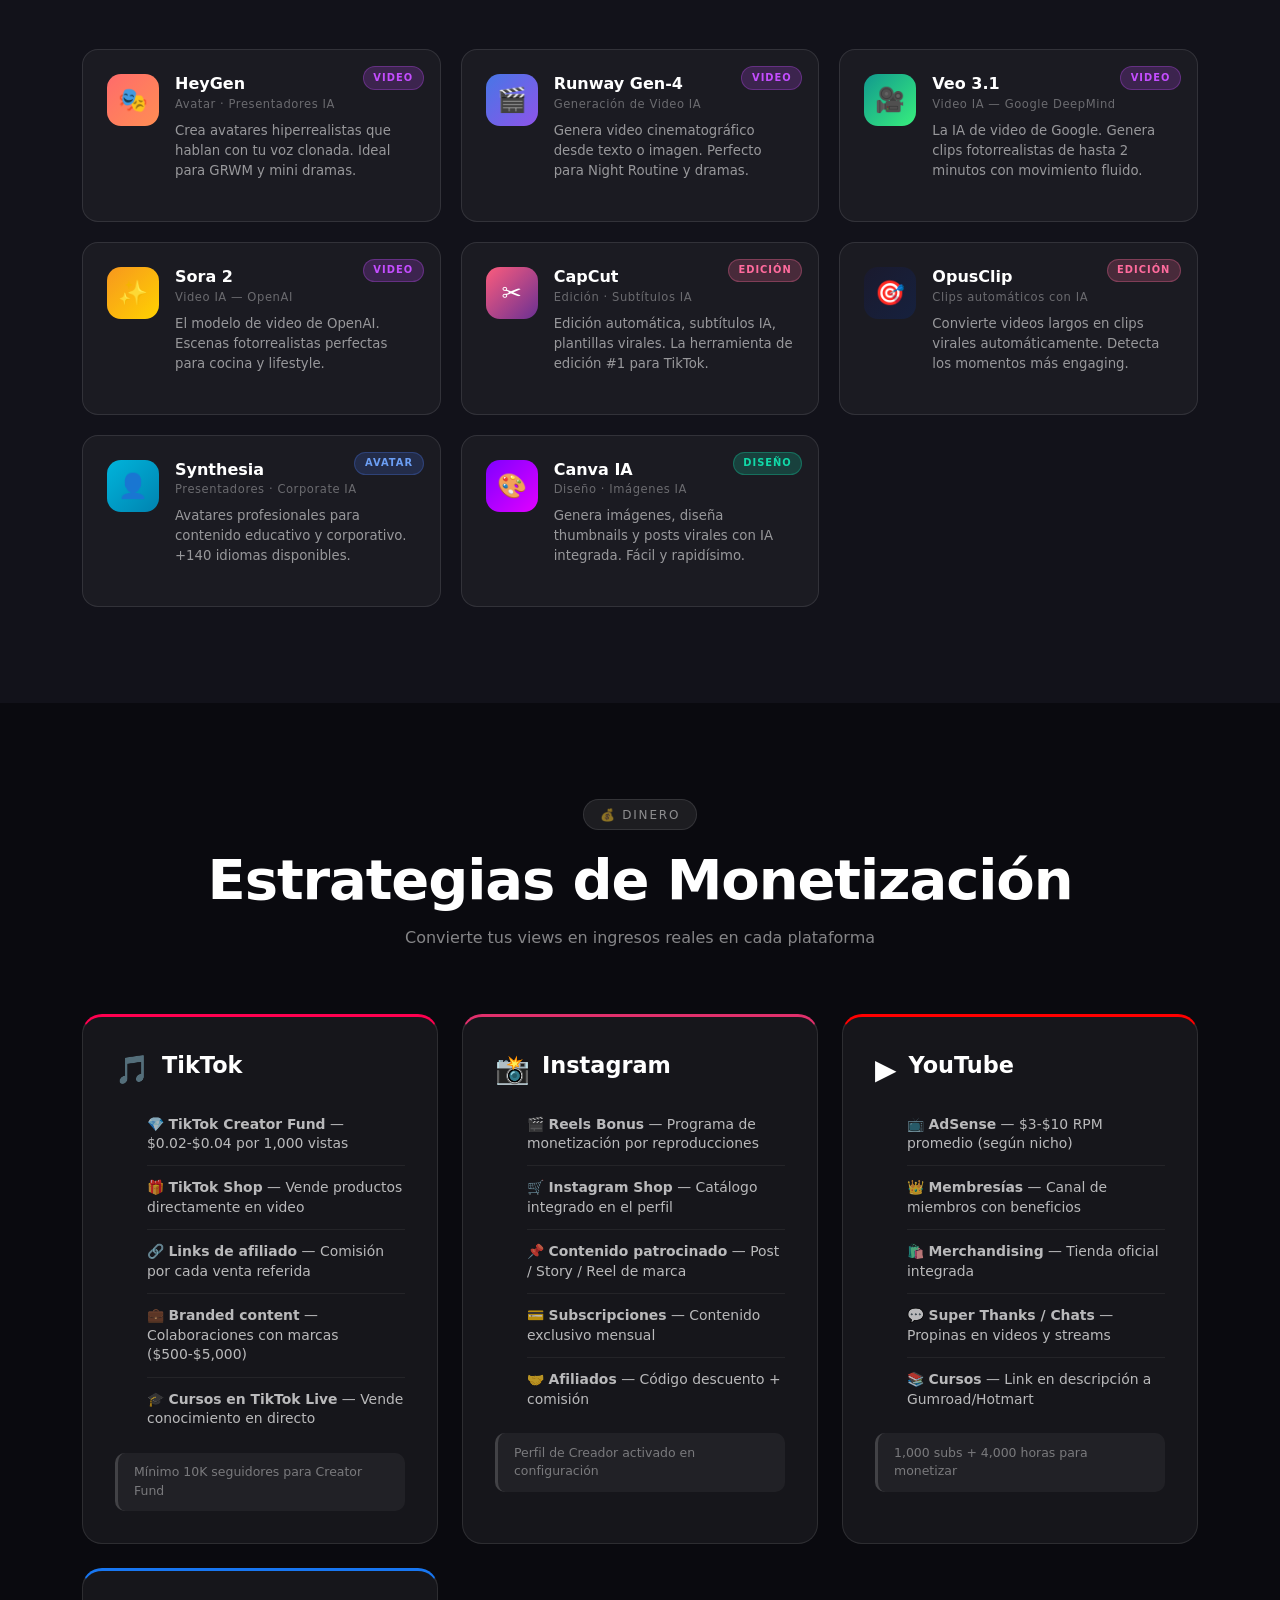
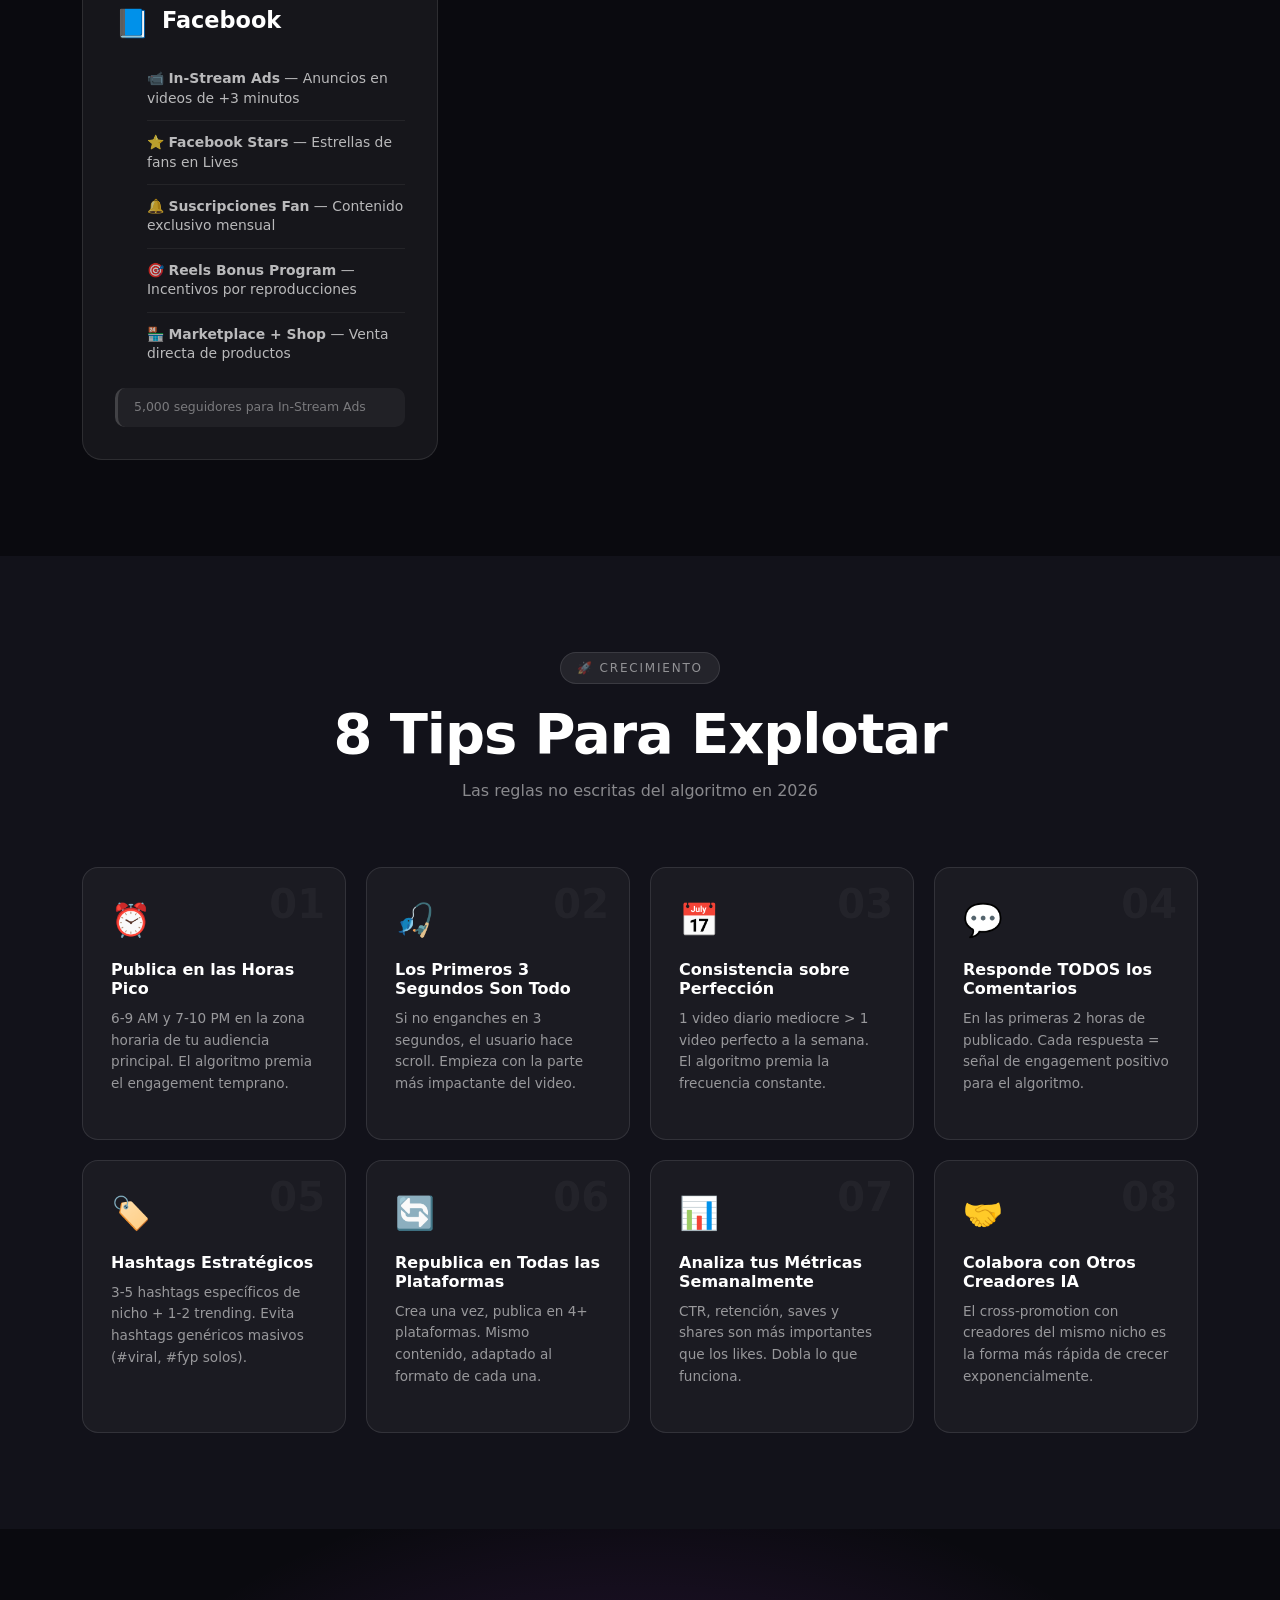
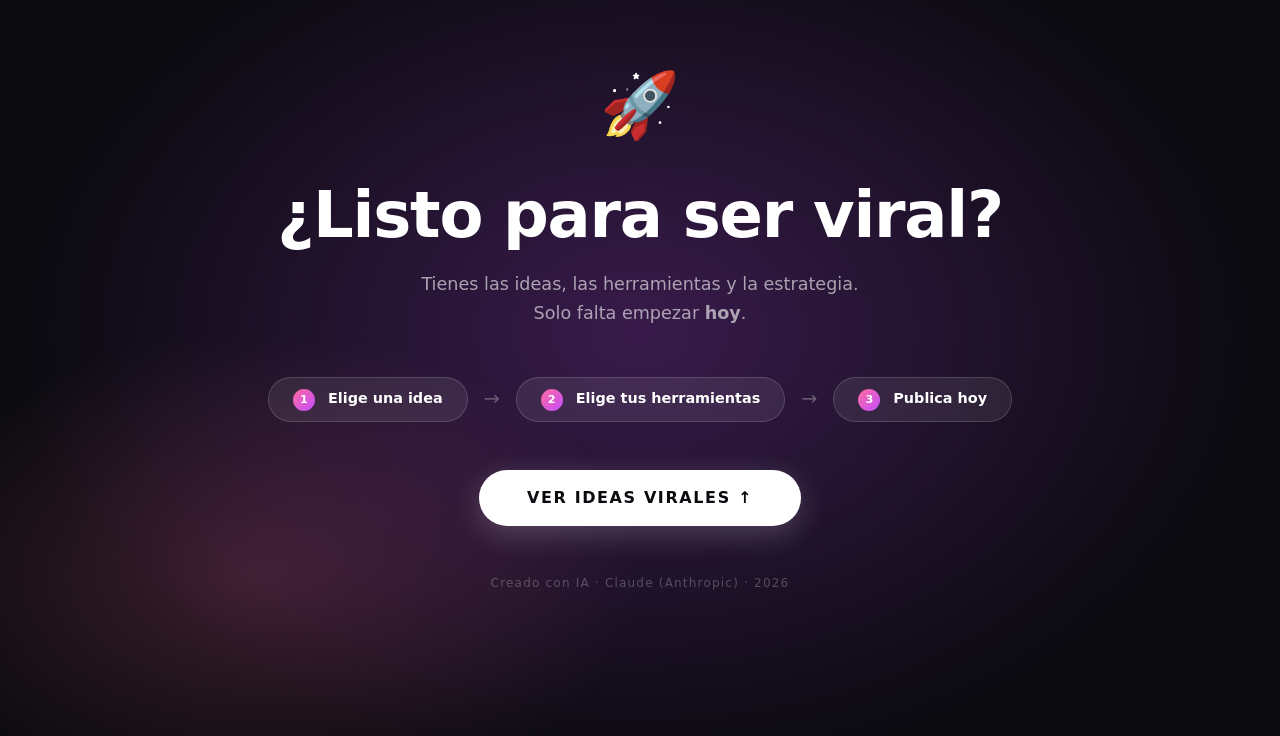
<file: viral-ia/index.html>
<!DOCTYPE html>
<html lang="es">
<head>
    <meta charset="UTF-8">
    <meta name="viewport" content="width=device-width, initial-scale=1.0">
    <title>Guía Viral con IA 2026</title>
    <link href="https://cdn.jsdelivr.net/npm/bootstrap@5.3.8/dist/css/bootstrap.min.css" rel="stylesheet">
    <link rel="stylesheet" href="style.css">
</head>
<body>

    <!-- HERO -->
    <section class="hero">
        <div class="hero-bg"></div>
        <div class="container text-center hero-content">
            <div class="badge-top">🤖 INTELIGENCIA ARTIFICIAL · 2026</div>
            <h1 class="hero-title">GUÍA VIRAL<br><span class="gradient-text">CON IA</span></h1>
            <p class="hero-sub">Crea contenido que explota en TikTok, Instagram, YouTube y Facebook<br>usando las mejores herramientas de IA del momento</p>
            <div class="hero-stats">
                <div class="stat"><span class="stat-num">8</span><span class="stat-label">Ideas Virales</span></div>
                <div class="stat"><span class="stat-num">4</span><span class="stat-label">Plataformas</span></div>
                <div class="stat"><span class="stat-num">8</span><span class="stat-label">Herramientas IA</span></div>
                <div class="stat"><span class="stat-num">8</span><span class="stat-label">Tips de Crecimiento</span></div>
            </div>
            <a href="#ideas" class="btn-hero">EMPEZAR AHORA ↓</a>
        </div>
    </section>

    <!-- IDEAS VIRALES -->
    <section id="ideas" class="section">
        <div class="container">
            <div class="section-header">
                <span class="section-tag">🔥 CONTENIDO</span>
                <h2 class="section-title">8 Ideas Virales con IA</h2>
                <p class="section-sub">Fórmulas probadas que generan millones de vistas</p>
            </div>

            <div class="ideas-grid">

                <!-- Idea 1 -->
                <div class="idea-card" data-num="01">
                    <div class="idea-header">
                        <div class="idea-num">01</div>
                        <div class="idea-icon">💄</div>
                    </div>
                    <h3 class="idea-title">GRWM con Avatar IA</h3>
                    <p class="idea-desc">Get Ready With Me pero con un avatar generado por inteligencia artificial. Tendencia que arrastra millones de vistas.</p>
                    <div class="idea-steps">
                        <div class="step"><span class="step-dot"></span>Crea tu avatar con HeyGen o Synthesia</div>
                        <div class="step"><span class="step-dot"></span>Graba la rutina en formato vertical 9:16</div>
                        <div class="step"><span class="step-dot"></span>Añade voz clonada con ElevenLabs</div>
                        <div class="step"><span class="step-dot"></span>Edita con CapCut y agrega trending audio</div>
                        <div class="step"><span class="step-dot"></span>Publica de 6-9 AM o 7-10 PM</div>
                    </div>
                    <div class="idea-tags">
                        <span class="tag">TikTok</span>
                        <span class="tag">Instagram</span>
                        <span class="tag pink">HeyGen</span>
                    </div>
                </div>

                <!-- Idea 2 -->
                <div class="idea-card" data-num="02">
                    <div class="idea-header">
                        <div class="idea-num">02</div>
                        <div class="idea-icon">🌙</div>
                    </div>
                    <h3 class="idea-title">Night Routine IA</h3>
                    <p class="idea-desc">Rutina nocturna protagonizada por personajes IA con estética cinematográfica y música lo-fi.</p>
                    <div class="idea-steps">
                        <div class="step"><span class="step-dot"></span>Genera escenas con Runway Gen-4 o Sora 2</div>
                        <div class="step"><span class="step-dot"></span>Usa paleta de colores azul/morado nocturno</div>
                        <div class="step"><span class="step-dot"></span>Música lo-fi + ASMR de fondo</div>
                        <div class="step"><span class="step-dot"></span>Subtítulos automáticos con CapCut IA</div>
                        <div class="step"><span class="step-dot"></span>Duración ideal: 30-60 segundos</div>
                    </div>
                    <div class="idea-tags">
                        <span class="tag">YouTube</span>
                        <span class="tag">TikTok</span>
                        <span class="tag purple">Runway</span>
                    </div>
                </div>

                <!-- Idea 3 -->
                <div class="idea-card" data-num="03">
                    <div class="idea-header">
                        <div class="idea-num">03</div>
                        <div class="idea-icon">🎭</div>
                    </div>
                    <h3 class="idea-title">Personajes IA en Situaciones Cotidianas</h3>
                    <p class="idea-desc">Coloca personajes generados por IA en situaciones del día a día: en el metro, comprando, cocinando.</p>
                    <div class="idea-steps">
                        <div class="step"><span class="step-dot"></span>Diseña personajes consistentes con Midjourney</div>
                        <div class="step"><span class="step-dot"></span>Anima con Runway Gen-4 o Veo 3.1</div>
                        <div class="step"><span class="step-dot"></span>Crea serie de episodios cortos</div>
                        <div class="step"><span class="step-dot"></span>Deja cliffhanger al final de cada video</div>
                        <div class="step"><span class="step-dot"></span>Responde comentarios con el personaje</div>
                    </div>
                    <div class="idea-tags">
                        <span class="tag">Facebook</span>
                        <span class="tag">Instagram</span>
                        <span class="tag blue">Veo 3.1</span>
                    </div>
                </div>

                <!-- Idea 4 -->
                <div class="idea-card" data-num="04">
                    <div class="idea-header">
                        <div class="idea-num">04</div>
                        <div class="idea-icon">🎬</div>
                    </div>
                    <h3 class="idea-title">Mini Drama Vertical</h3>
                    <p class="idea-desc">Micro telenovelas de 60 segundos con personajes IA. El formato más adictivo del momento en TikTok.</p>
                    <div class="idea-steps">
                        <div class="step"><span class="step-dot"></span>Escribe el guión con Claude o ChatGPT</div>
                        <div class="step"><span class="step-dot"></span>Genera actores IA con HeyGen</div>
                        <div class="step"><span class="step-dot"></span>Dramatismo en los primeros 3 segundos</div>
                        <div class="step"><span class="step-dot"></span>Corte abrupto para generar expectativa</div>
                        <div class="step"><span class="step-dot"></span>Serie de 10+ episodios para fidelizar</div>
                    </div>
                    <div class="idea-tags">
                        <span class="tag">TikTok</span>
                        <span class="tag">YouTube</span>
                        <span class="tag pink">HeyGen</span>
                    </div>
                </div>

                <!-- Idea 5 -->
                <div class="idea-card" data-num="05">
                    <div class="idea-header">
                        <div class="idea-num">05</div>
                        <div class="idea-icon">👗</div>
                    </div>
                    <h3 class="idea-title">What To Wear — Stylist IA</h3>
                    <p class="idea-desc">Un asistente de moda IA sugiere outfits para diferentes ocasiones. Nicho de alto engagement.</p>
                    <div class="idea-steps">
                        <div class="step"><span class="step-dot"></span>Avatar IA como "stylist personal"</div>
                        <div class="step"><span class="step-dot"></span>Genera looks con Canva IA o DALL-E</div>
                        <div class="step"><span class="step-dot"></span>Muestra antes/después del outfit</div>
                        <div class="step"><span class="step-dot"></span>Links de afiliado en la bio</div>
                        <div class="step"><span class="step-dot"></span>Pide a seguidores enviar situaciones</div>
                    </div>
                    <div class="idea-tags">
                        <span class="tag">Instagram</span>
                        <span class="tag">Pinterest</span>
                        <span class="tag green">Canva IA</span>
                    </div>
                </div>

                <!-- Idea 6 -->
                <div class="idea-card" data-num="06">
                    <div class="idea-header">
                        <div class="idea-num">06</div>
                        <div class="idea-icon">🌍</div>
                    </div>
                    <h3 class="idea-title">Outfits Alrededor del Mundo</h3>
                    <p class="idea-desc">El mismo personaje IA usando outfits típicos de diferentes países y culturas. Viral garantizado.</p>
                    <div class="idea-steps">
                        <div class="step"><span class="step-dot"></span>Mantén consistencia del personaje con seed fijo</div>
                        <div class="step"><span class="step-dot"></span>Genera fondos de cada país con IA</div>
                        <div class="step"><span class="step-dot"></span>Música tradicional de cada región</div>
                        <div class="step"><span class="step-dot"></span>Cita comunidades de cada país en comentarios</div>
                        <div class="step"><span class="step-dot"></span>Publica 1 país por día para serie diaria</div>
                    </div>
                    <div class="idea-tags">
                        <span class="tag">TikTok</span>
                        <span class="tag">Facebook</span>
                        <span class="tag purple">Runway</span>
                    </div>
                </div>

                <!-- Idea 7 -->
                <div class="idea-card" data-num="07">
                    <div class="idea-header">
                        <div class="idea-num">07</div>
                        <div class="idea-icon">👨‍🍳</div>
                    </div>
                    <h3 class="idea-title">Chef IA — Cooking Hacks</h3>
                    <p class="idea-desc">Chef virtual IA enseña recetas y trucos de cocina imposibles. Comunidad de cocina = engagement altísimo.</p>
                    <div class="idea-steps">
                        <div class="step"><span class="step-dot"></span>Chef avatar con personalidad única y nombre</div>
                        <div class="step"><span class="step-dot"></span>Video de receta en 45 segundos máximo</div>
                        <div class="step"><span class="step-dot"></span>Genera platos fotorrealistas con Sora 2</div>
                        <div class="step"><span class="step-dot"></span>Muestra el "truco secreto" al final</div>
                        <div class="step"><span class="step-dot"></span>Monetiza con recetarios digitales</div>
                    </div>
                    <div class="idea-tags">
                        <span class="tag">YouTube</span>
                        <span class="tag">Facebook</span>
                        <span class="tag blue">Sora 2</span>
                    </div>
                </div>

                <!-- Idea 8 -->
                <div class="idea-card" data-num="08">
                    <div class="idea-header">
                        <div class="idea-num">08</div>
                        <div class="idea-icon">☀️</div>
                    </div>
                    <h3 class="idea-title">Day In The Life — IA Edition</h3>
                    <p class="idea-desc">Un día completo en la vida de un personaje IA. Formato documental corto que genera comunidad fiel.</p>
                    <div class="idea-steps">
                        <div class="step"><span class="step-dot"></span>Narrativa de 24 horas en 90 segundos</div>
                        <div class="step"><span class="step-dot"></span>Múltiples locaciones generadas con IA</div>
                        <div class="step"><span class="step-dot"></span>Voz en off con ElevenLabs clonada</div>
                        <div class="step"><span class="step-dot"></span>Edición rápida con OpusClip automático</div>
                        <div class="step"><span class="step-dot"></span>Final con pregunta para comentarios</div>
                    </div>
                    <div class="idea-tags">
                        <span class="tag">YouTube</span>
                        <span class="tag">Instagram</span>
                        <span class="tag green">OpusClip</span>
                    </div>
                </div>

            </div>
        </div>
    </section>

    <!-- HERRAMIENTAS IA -->
    <section id="herramientas" class="section section-dark">
        <div class="container">
            <div class="section-header">
                <span class="section-tag">⚡ ARSENAL</span>
                <h2 class="section-title">Herramientas IA Esenciales</h2>
                <p class="section-sub">El stack completo para crear contenido viral en 2026</p>
            </div>

            <div class="tools-grid">
                <div class="tool-card">
                    <div class="tool-icon" style="background: linear-gradient(135deg, #FF6B6B, #FF8E53);">🎭</div>
                    <div class="tool-info">
                        <h4>HeyGen</h4>
                        <span class="tool-cat">Avatar · Presentadores IA</span>
                        <p>Crea avatares hiperrealistas que hablan con tu voz clonada. Ideal para GRWM y mini dramas.</p>
                    </div>
                    <span class="tool-badge badge-video">VIDEO</span>
                </div>

                <div class="tool-card">
                    <div class="tool-icon" style="background: linear-gradient(135deg, #4776E6, #8E54E9);">🎬</div>
                    <div class="tool-info">
                        <h4>Runway Gen-4</h4>
                        <span class="tool-cat">Generación de Video IA</span>
                        <p>Genera video cinematográfico desde texto o imagen. Perfecto para Night Routine y dramas.</p>
                    </div>
                    <span class="tool-badge badge-video">VIDEO</span>
                </div>

                <div class="tool-card">
                    <div class="tool-icon" style="background: linear-gradient(135deg, #11998e, #38ef7d);">🎥</div>
                    <div class="tool-info">
                        <h4>Veo 3.1</h4>
                        <span class="tool-cat">Video IA — Google DeepMind</span>
                        <p>La IA de video de Google. Genera clips fotorrealistas de hasta 2 minutos con movimiento fluido.</p>
                    </div>
                    <span class="tool-badge badge-video">VIDEO</span>
                </div>

                <div class="tool-card">
                    <div class="tool-icon" style="background: linear-gradient(135deg, #f7971e, #ffd200);">✨</div>
                    <div class="tool-info">
                        <h4>Sora 2</h4>
                        <span class="tool-cat">Video IA — OpenAI</span>
                        <p>El modelo de video de OpenAI. Escenas fotorrealistas perfectas para cocina y lifestyle.</p>
                    </div>
                    <span class="tool-badge badge-video">VIDEO</span>
                </div>

                <div class="tool-card">
                    <div class="tool-icon" style="background: linear-gradient(135deg, #FC5C7D, #6A3093);">✂️</div>
                    <div class="tool-info">
                        <h4>CapCut</h4>
                        <span class="tool-cat">Edición · Subtítulos IA</span>
                        <p>Edición automática, subtítulos IA, plantillas virales. La herramienta de edición #1 para TikTok.</p>
                    </div>
                    <span class="tool-badge badge-edicion">EDICIÓN</span>
                </div>

                <div class="tool-card">
                    <div class="tool-icon" style="background: linear-gradient(135deg, #1a1a2e, #16213e);">🎯</div>
                    <div class="tool-info">
                        <h4>OpusClip</h4>
                        <span class="tool-cat">Clips automáticos con IA</span>
                        <p>Convierte videos largos en clips virales automáticamente. Detecta los momentos más engaging.</p>
                    </div>
                    <span class="tool-badge badge-edicion">EDICIÓN</span>
                </div>

                <div class="tool-card">
                    <div class="tool-icon" style="background: linear-gradient(135deg, #00b4db, #0083b0);">👤</div>
                    <div class="tool-info">
                        <h4>Synthesia</h4>
                        <span class="tool-cat">Presentadores · Corporate IA</span>
                        <p>Avatares profesionales para contenido educativo y corporativo. +140 idiomas disponibles.</p>
                    </div>
                    <span class="tool-badge badge-avatar">AVATAR</span>
                </div>

                <div class="tool-card">
                    <div class="tool-icon" style="background: linear-gradient(135deg, #7F00FF, #E100FF);">🎨</div>
                    <div class="tool-info">
                        <h4>Canva IA</h4>
                        <span class="tool-cat">Diseño · Imágenes IA</span>
                        <p>Genera imágenes, diseña thumbnails y posts virales con IA integrada. Fácil y rapidísimo.</p>
                    </div>
                    <span class="tool-badge badge-diseno">DISEÑO</span>
                </div>
            </div>
        </div>
    </section>

    <!-- MONETIZACIÓN -->
    <section id="monetizacion" class="section">
        <div class="container">
            <div class="section-header">
                <span class="section-tag">💰 DINERO</span>
                <h2 class="section-title">Estrategias de Monetización</h2>
                <p class="section-sub">Convierte tus views en ingresos reales en cada plataforma</p>
            </div>

            <div class="plat-grid">
                <div class="plat-card tiktok">
                    <div class="plat-header">
                        <span class="plat-icon">🎵</span>
                        <h3>TikTok</h3>
                    </div>
                    <ul class="plat-list">
                        <li>💎 <strong>TikTok Creator Fund</strong> — $0.02-$0.04 por 1,000 vistas</li>
                        <li>🎁 <strong>TikTok Shop</strong> — Vende productos directamente en video</li>
                        <li>🔗 <strong>Links de afiliado</strong> — Comisión por cada venta referida</li>
                        <li>💼 <strong>Branded content</strong> — Colaboraciones con marcas ($500-$5,000)</li>
                        <li>🎓 <strong>Cursos en TikTok Live</strong> — Vende conocimiento en directo</li>
                    </ul>
                    <div class="plat-tip">Mínimo 10K seguidores para Creator Fund</div>
                </div>

                <div class="plat-card instagram">
                    <div class="plat-header">
                        <span class="plat-icon">📸</span>
                        <h3>Instagram</h3>
                    </div>
                    <ul class="plat-list">
                        <li>🎬 <strong>Reels Bonus</strong> — Programa de monetización por reproducciones</li>
                        <li>🛒 <strong>Instagram Shop</strong> — Catálogo integrado en el perfil</li>
                        <li>📌 <strong>Contenido patrocinado</strong> — Post / Story / Reel de marca</li>
                        <li>💳 <strong>Subscripciones</strong> — Contenido exclusivo mensual</li>
                        <li>🤝 <strong>Afiliados</strong> — Código descuento + comisión</li>
                    </ul>
                    <div class="plat-tip">Perfil de Creador activado en configuración</div>
                </div>

                <div class="plat-card youtube">
                    <div class="plat-header">
                        <span class="plat-icon">▶️</span>
                        <h3>YouTube</h3>
                    </div>
                    <ul class="plat-list">
                        <li>📺 <strong>AdSense</strong> — $3-$10 RPM promedio (según nicho)</li>
                        <li>👑 <strong>Membresías</strong> — Canal de miembros con beneficios</li>
                        <li>🛍️ <strong>Merchandising</strong> — Tienda oficial integrada</li>
                        <li>💬 <strong>Super Thanks / Chats</strong> — Propinas en videos y streams</li>
                        <li>📚 <strong>Cursos</strong> — Link en descripción a Gumroad/Hotmart</li>
                    </ul>
                    <div class="plat-tip">1,000 subs + 4,000 horas para monetizar</div>
                </div>

                <div class="plat-card facebook">
                    <div class="plat-header">
                        <span class="plat-icon">📘</span>
                        <h3>Facebook</h3>
                    </div>
                    <ul class="plat-list">
                        <li>📹 <strong>In-Stream Ads</strong> — Anuncios en videos de +3 minutos</li>
                        <li>⭐ <strong>Facebook Stars</strong> — Estrellas de fans en Lives</li>
                        <li>🔔 <strong>Suscripciones Fan</strong> — Contenido exclusivo mensual</li>
                        <li>🎯 <strong>Reels Bonus Program</strong> — Incentivos por reproducciones</li>
                        <li>🏪 <strong>Marketplace + Shop</strong> — Venta directa de productos</li>
                    </ul>
                    <div class="plat-tip">5,000 seguidores para In-Stream Ads</div>
                </div>
            </div>
        </div>
    </section>

    <!-- TIPS DE CRECIMIENTO -->
    <section id="tips" class="section section-dark">
        <div class="container">
            <div class="section-header">
                <span class="section-tag">🚀 CRECIMIENTO</span>
                <h2 class="section-title">8 Tips Para Explotar</h2>
                <p class="section-sub">Las reglas no escritas del algoritmo en 2026</p>
            </div>

            <div class="tips-grid">
                <div class="tip-card">
                    <div class="tip-num">01</div>
                    <div class="tip-icon">⏰</div>
                    <h4>Publica en las Horas Pico</h4>
                    <p>6-9 AM y 7-10 PM en la zona horaria de tu audiencia principal. El algoritmo premia el engagement temprano.</p>
                </div>

                <div class="tip-card">
                    <div class="tip-num">02</div>
                    <div class="tip-icon">🎣</div>
                    <h4>Los Primeros 3 Segundos Son Todo</h4>
                    <p>Si no enganches en 3 segundos, el usuario hace scroll. Empieza con la parte más impactante del video.</p>
                </div>

                <div class="tip-card">
                    <div class="tip-num">03</div>
                    <div class="tip-icon">📅</div>
                    <h4>Consistencia sobre Perfección</h4>
                    <p>1 video diario mediocre > 1 video perfecto a la semana. El algoritmo premia la frecuencia constante.</p>
                </div>

                <div class="tip-card">
                    <div class="tip-num">04</div>
                    <div class="tip-icon">💬</div>
                    <h4>Responde TODOS los Comentarios</h4>
                    <p>En las primeras 2 horas de publicado. Cada respuesta = señal de engagement positivo para el algoritmo.</p>
                </div>

                <div class="tip-card">
                    <div class="tip-num">05</div>
                    <div class="tip-icon">🏷️</div>
                    <h4>Hashtags Estratégicos</h4>
                    <p>3-5 hashtags específicos de nicho + 1-2 trending. Evita hashtags genéricos masivos (#viral, #fyp solos).</p>
                </div>

                <div class="tip-card">
                    <div class="tip-num">06</div>
                    <div class="tip-icon">🔄</div>
                    <h4>Republica en Todas las Plataformas</h4>
                    <p>Crea una vez, publica en 4+ plataformas. Mismo contenido, adaptado al formato de cada una.</p>
                </div>

                <div class="tip-card">
                    <div class="tip-num">07</div>
                    <div class="tip-icon">📊</div>
                    <h4>Analiza tus Métricas Semanalmente</h4>
                    <p>CTR, retención, saves y shares son más importantes que los likes. Dobla lo que funciona.</p>
                </div>

                <div class="tip-card">
                    <div class="tip-num">08</div>
                    <div class="tip-icon">🤝</div>
                    <h4>Colabora con Otros Creadores IA</h4>
                    <p>El cross-promotion con creadores del mismo nicho es la forma más rápida de crecer exponencialmente.</p>
                </div>
            </div>
        </div>
    </section>

    <!-- CTA FINAL -->
    <section class="cta-section">
        <div class="cta-bg"></div>
        <div class="container text-center cta-content">
            <div class="cta-icon">🚀</div>
            <h2 class="cta-title">¿Listo para ser viral?</h2>
            <p class="cta-sub">Tienes las ideas, las herramientas y la estrategia.<br>Solo falta empezar <strong>hoy</strong>.</p>
            <div class="cta-steps">
                <div class="cta-step"><span>1</span> Elige una idea</div>
                <div class="cta-arrow">→</div>
                <div class="cta-step"><span>2</span> Elige tus herramientas</div>
                <div class="cta-arrow">→</div>
                <div class="cta-step"><span>3</span> Publica hoy</div>
            </div>
            <a href="#ideas" class="btn-cta">VER IDEAS VIRALES ↑</a>
            <p class="cta-credit">Creado con IA · Claude (Anthropic) · 2026</p>
        </div>
    </section>

    <!-- NAV FLOTANTE -->
    <nav class="float-nav">
        <a href="#ideas" class="fnav-link" title="Ideas Virales">🔥</a>
        <a href="#herramientas" class="fnav-link" title="Herramientas">⚡</a>
        <a href="#monetizacion" class="fnav-link" title="Monetización">💰</a>
        <a href="#tips" class="fnav-link" title="Tips">🚀</a>
    </nav>

    <script src="https://cdn.jsdelivr.net/npm/bootstrap@5.3.8/dist/js/bootstrap.min.js"></script>
    <script src="app.js"></script>
</body>
</html>
</file>
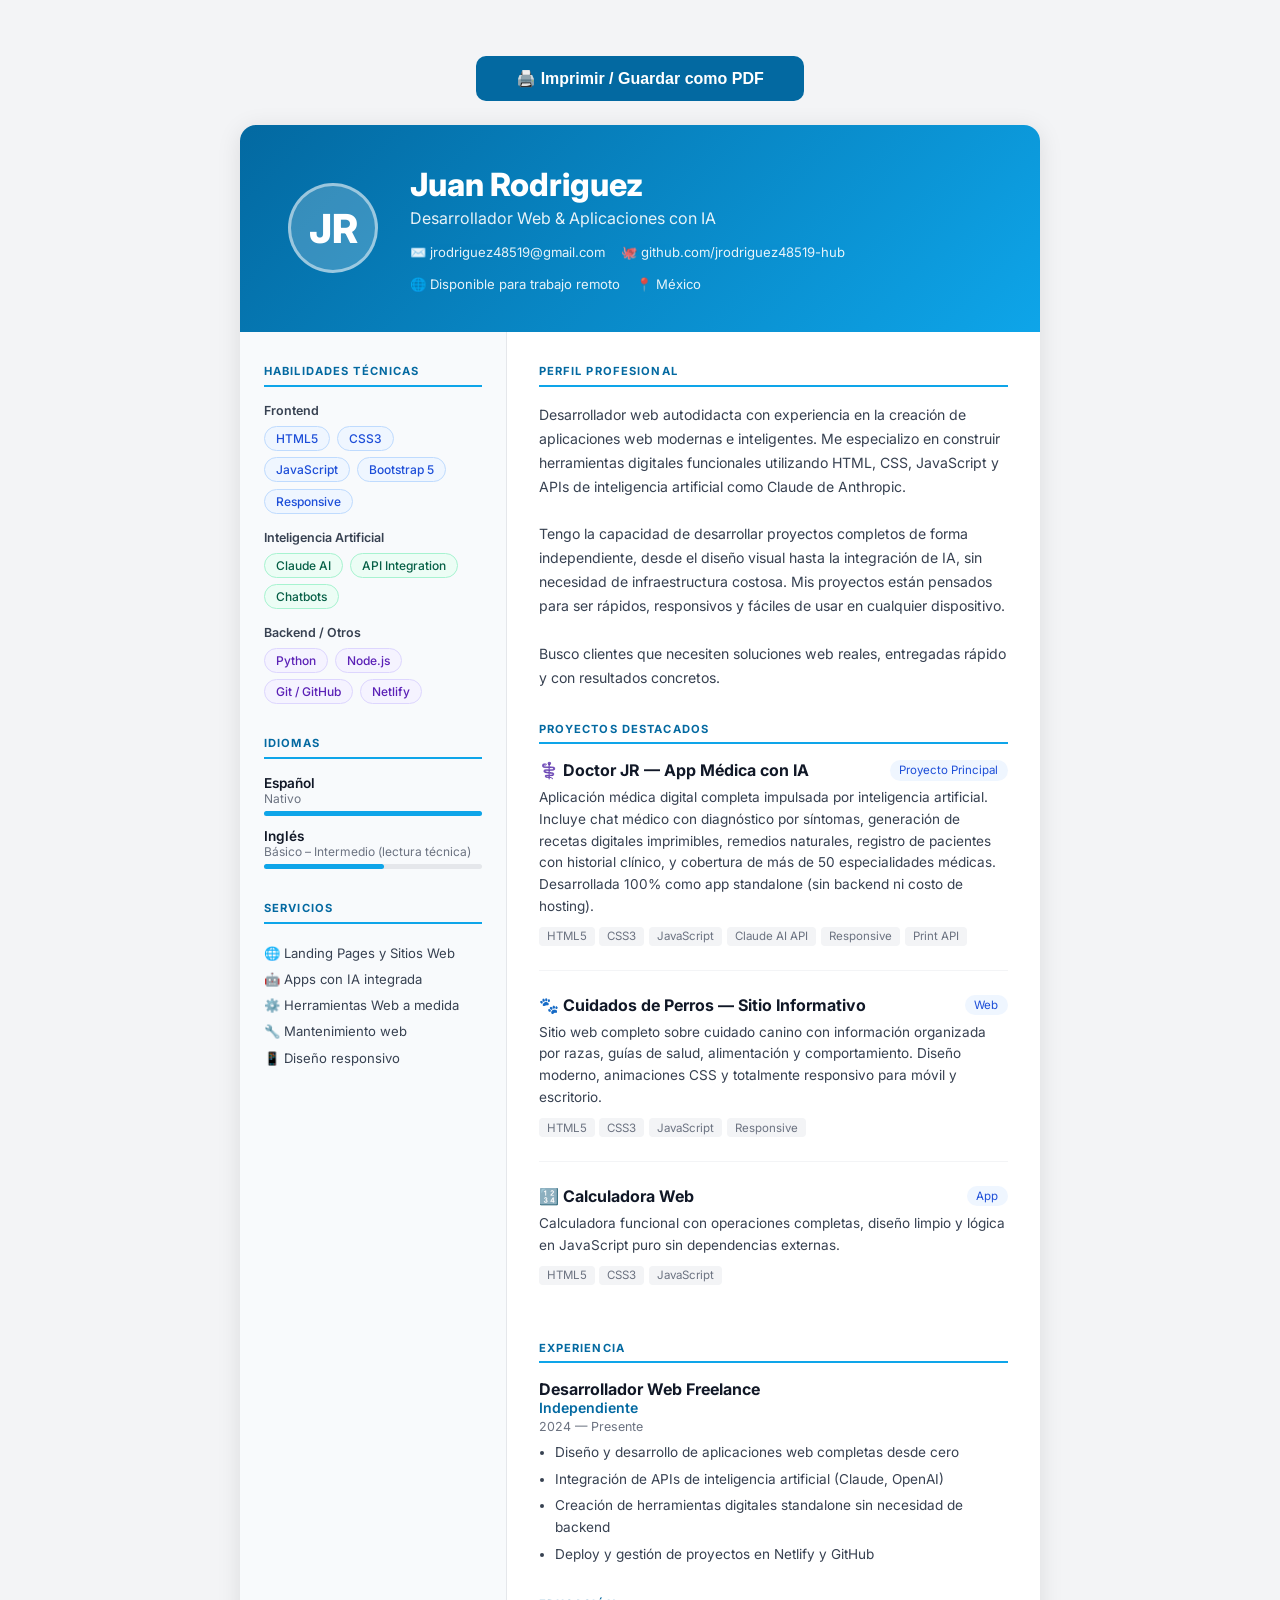
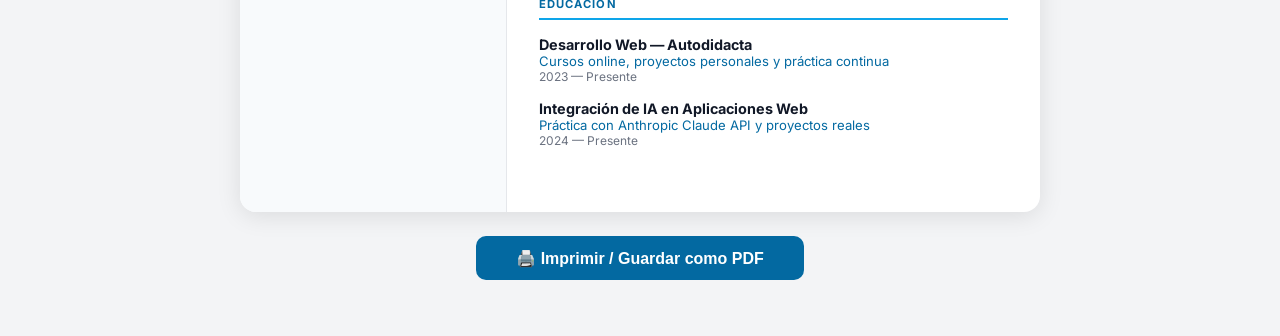
<file: curriculum.html>
<!DOCTYPE html>
<html lang="es">
<head>
  <meta charset="UTF-8" />
  <meta name="viewport" content="width=device-width, initial-scale=1.0" />
  <title>CV — Juan Rodriguez</title>
  <link href="https://fonts.googleapis.com/css2?family=Inter:wght@300;400;500;600;700;800&display=swap" rel="stylesheet" />
  <style>
    * { box-sizing: border-box; margin: 0; padding: 0; }

    body {
      font-family: 'Inter', sans-serif;
      background: #F3F4F6;
      color: #111827;
      padding: 2rem 1rem;
    }

    .cv {
      max-width: 800px;
      margin: 0 auto;
      background: white;
      border-radius: 16px;
      overflow: hidden;
      box-shadow: 0 4px 24px rgba(0,0,0,0.1);
    }

    /* CABECERA */
    .cabecera {
      background: linear-gradient(135deg, #0369A1, #0EA5E9);
      color: white;
      padding: 2.5rem 3rem;
      display: flex;
      align-items: center;
      gap: 2rem;
    }
    .avatar {
      width: 90px; height: 90px;
      border-radius: 50%;
      background: rgba(255,255,255,0.2);
      border: 3px solid rgba(255,255,255,0.5);
      display: flex; align-items: center; justify-content: center;
      font-size: 2.5rem; font-weight: 800; flex-shrink: 0;
    }
    .cabecera-info h1 { font-size: 2rem; font-weight: 800; }
    .cabecera-info h2 { font-size: 1rem; font-weight: 400; opacity: 0.9; margin-top: 0.3rem; }
    .cabecera-contacto {
      margin-top: 1rem;
      display: flex; flex-wrap: wrap; gap: 1rem;
    }
    .contacto-item {
      display: flex; align-items: center; gap: 0.4rem;
      font-size: 0.82rem; opacity: 0.9;
    }

    /* CUERPO */
    .cuerpo {
      display: grid;
      grid-template-columns: 1fr 2fr;
    }

    /* COLUMNA IZQUIERDA */
    .col-izq {
      background: #F8FAFC;
      border-right: 1px solid #E5E7EB;
      padding: 2rem 1.5rem;
    }

    /* COLUMNA DERECHA */
    .col-der { padding: 2rem 2rem; }

    /* SECCIONES */
    .seccion { margin-bottom: 2rem; }
    .seccion-titulo {
      font-size: 0.7rem; font-weight: 700;
      text-transform: uppercase; letter-spacing: 0.1em;
      color: #0369A1;
      border-bottom: 2px solid #0EA5E9;
      padding-bottom: 0.4rem;
      margin-bottom: 1rem;
    }

    /* PERFIL */
    .perfil-texto {
      font-size: 0.88rem; line-height: 1.7; color: #374151;
    }

    /* HABILIDADES */
    .skill-grupo { margin-bottom: 1rem; }
    .skill-grupo-titulo { font-size: 0.78rem; font-weight: 600; color: #374151; margin-bottom: 0.5rem; }
    .skills-tags { display: flex; flex-wrap: wrap; gap: 0.4rem; }
    .skill-tag {
      background: #EFF6FF; border: 1px solid #BFDBFE;
      color: #1D4ED8; padding: 0.25rem 0.7rem;
      border-radius: 100px; font-size: 0.75rem; font-weight: 500;
    }
    .skill-tag.verde { background: #ECFDF5; border-color: #A7F3D0; color: #065F46; }
    .skill-tag.morado { background: #F5F3FF; border-color: #DDD6FE; color: #5B21B6; }

    /* IDIOMAS */
    .idioma { margin-bottom: 0.8rem; }
    .idioma-nombre { font-size: 0.85rem; font-weight: 600; color: #111827; }
    .idioma-nivel { font-size: 0.75rem; color: #6B7280; }
    .barra-fondo { background: #E5E7EB; border-radius: 4px; height: 5px; margin-top: 0.3rem; }
    .barra-fill { background: #0EA5E9; border-radius: 4px; height: 5px; }

    /* PROYECTOS */
    .proyecto { margin-bottom: 1.5rem; padding-bottom: 1.5rem; border-bottom: 1px solid #F3F4F6; }
    .proyecto:last-child { border-bottom: none; }
    .proyecto-header { display: flex; align-items: flex-start; justify-content: space-between; gap: 1rem; margin-bottom: 0.4rem; }
    .proyecto-nombre { font-size: 1rem; font-weight: 700; color: #111827; }
    .proyecto-tipo {
      font-size: 0.72rem; background: #EFF6FF; color: #1D4ED8;
      padding: 0.2rem 0.6rem; border-radius: 100px; white-space: nowrap;
    }
    .proyecto-desc { font-size: 0.85rem; color: #374151; line-height: 1.6; margin-bottom: 0.6rem; }
    .proyecto-techs { display: flex; flex-wrap: wrap; gap: 0.3rem; }
    .tech-badge {
      background: #F3F4F6; color: #6B7280;
      padding: 0.15rem 0.5rem; border-radius: 4px; font-size: 0.72rem;
    }

    /* EXPERIENCIA */
    .exp-item { margin-bottom: 1.5rem; }
    .exp-cargo { font-size: 1rem; font-weight: 700; }
    .exp-empresa { font-size: 0.88rem; color: #0369A1; font-weight: 600; }
    .exp-fecha { font-size: 0.78rem; color: #6B7280; margin: 0.2rem 0 0.5rem; }
    .exp-desc { font-size: 0.85rem; color: #374151; line-height: 1.6; }
    .exp-desc li { margin-left: 1rem; margin-bottom: 0.3rem; }

    /* EDUCACION */
    .edu-item { margin-bottom: 1rem; }
    .edu-titulo { font-size: 0.9rem; font-weight: 700; }
    .edu-lugar { font-size: 0.82rem; color: #0369A1; }
    .edu-fecha { font-size: 0.75rem; color: #6B7280; }

    /* LINKS */
    a { color: inherit; text-decoration: none; }

    /* BOTÓN IMPRIMIR */
    .btn-imprimir {
      display: block; margin: 1.5rem auto;
      background: #0369A1; color: white; border: none;
      padding: 0.8rem 2.5rem; border-radius: 10px;
      font-size: 1rem; font-weight: 700; cursor: pointer;
      transition: background 0.2s;
    }
    .btn-imprimir:hover { background: #0284C7; }

    @media print {
      body { background: white; padding: 0; }
      .cv { box-shadow: none; border-radius: 0; }
      .btn-imprimir { display: none; }
    }

    @media (max-width: 600px) {
      .cuerpo { grid-template-columns: 1fr; }
      .col-izq { border-right: none; border-bottom: 1px solid #E5E7EB; }
      .cabecera { flex-direction: column; text-align: center; }
      .cabecera-contacto { justify-content: center; }
    }
  </style>
</head>
<body>

<button class="btn-imprimir" onclick="window.print()">🖨️ Imprimir / Guardar como PDF</button>

<div class="cv">

  <!-- CABECERA -->
  <div class="cabecera">
    <div class="avatar">JR</div>
    <div class="cabecera-info">
      <h1>Juan Rodriguez</h1>
      <h2>Desarrollador Web & Aplicaciones con IA</h2>
      <div class="cabecera-contacto">
        <span class="contacto-item">✉️ jrodriguez48519@gmail.com</span>
        <span class="contacto-item">🐙 github.com/jrodriguez48519-hub</span>
        <span class="contacto-item">🌐 Disponible para trabajo remoto</span>
        <span class="contacto-item">📍 México</span>
      </div>
    </div>
  </div>

  <div class="cuerpo">

    <!-- COLUMNA IZQUIERDA -->
    <div class="col-izq">

      <div class="seccion">
        <div class="seccion-titulo">Habilidades Técnicas</div>

        <div class="skill-grupo">
          <div class="skill-grupo-titulo">Frontend</div>
          <div class="skills-tags">
            <span class="skill-tag">HTML5</span>
            <span class="skill-tag">CSS3</span>
            <span class="skill-tag">JavaScript</span>
            <span class="skill-tag">Bootstrap 5</span>
            <span class="skill-tag">Responsive</span>
          </div>
        </div>

        <div class="skill-grupo">
          <div class="skill-grupo-titulo">Inteligencia Artificial</div>
          <div class="skills-tags">
            <span class="skill-tag verde">Claude AI</span>
            <span class="skill-tag verde">API Integration</span>
            <span class="skill-tag verde">Chatbots</span>
          </div>
        </div>

        <div class="skill-grupo">
          <div class="skill-grupo-titulo">Backend / Otros</div>
          <div class="skills-tags">
            <span class="skill-tag morado">Python</span>
            <span class="skill-tag morado">Node.js</span>
            <span class="skill-tag morado">Git / GitHub</span>
            <span class="skill-tag morado">Netlify</span>
          </div>
        </div>
      </div>

      <div class="seccion">
        <div class="seccion-titulo">Idiomas</div>

        <div class="idioma">
          <div class="idioma-nombre">Español</div>
          <div class="idioma-nivel">Nativo</div>
          <div class="barra-fondo"><div class="barra-fill" style="width:100%"></div></div>
        </div>

        <div class="idioma">
          <div class="idioma-nombre">Inglés</div>
          <div class="idioma-nivel">Básico – Intermedio (lectura técnica)</div>
          <div class="barra-fondo"><div class="barra-fill" style="width:55%"></div></div>
        </div>
      </div>

      <div class="seccion">
        <div class="seccion-titulo">Servicios</div>
        <ul style="font-size:0.82rem;color:#374151;line-height:2;list-style:none;">
          <li>🌐 Landing Pages y Sitios Web</li>
          <li>🤖 Apps con IA integrada</li>
          <li>⚙️ Herramientas Web a medida</li>
          <li>🔧 Mantenimiento web</li>
          <li>📱 Diseño responsivo</li>
        </ul>
      </div>

    </div>

    <!-- COLUMNA DERECHA -->
    <div class="col-der">

      <div class="seccion">
        <div class="seccion-titulo">Perfil Profesional</div>
        <p class="perfil-texto">
          Desarrollador web autodidacta con experiencia en la creación de aplicaciones web modernas e inteligentes. Me especializo en construir herramientas digitales funcionales utilizando HTML, CSS, JavaScript y APIs de inteligencia artificial como Claude de Anthropic.
          <br><br>
          Tengo la capacidad de desarrollar proyectos completos de forma independiente, desde el diseño visual hasta la integración de IA, sin necesidad de infraestructura costosa. Mis proyectos están pensados para ser rápidos, responsivos y fáciles de usar en cualquier dispositivo.
          <br><br>
          Busco clientes que necesiten soluciones web reales, entregadas rápido y con resultados concretos.
        </p>
      </div>

      <div class="seccion">
        <div class="seccion-titulo">Proyectos Destacados</div>

        <div class="proyecto">
          <div class="proyecto-header">
            <span class="proyecto-nombre">⚕️ Doctor JR — App Médica con IA</span>
            <span class="proyecto-tipo">Proyecto Principal</span>
          </div>
          <p class="proyecto-desc">
            Aplicación médica digital completa impulsada por inteligencia artificial. Incluye chat médico con diagnóstico por síntomas, generación de recetas digitales imprimibles, remedios naturales, registro de pacientes con historial clínico, y cobertura de más de 50 especialidades médicas. Desarrollada 100% como app standalone (sin backend ni costo de hosting).
          </p>
          <div class="proyecto-techs">
            <span class="tech-badge">HTML5</span>
            <span class="tech-badge">CSS3</span>
            <span class="tech-badge">JavaScript</span>
            <span class="tech-badge">Claude AI API</span>
            <span class="tech-badge">Responsive</span>
            <span class="tech-badge">Print API</span>
          </div>
        </div>

        <div class="proyecto">
          <div class="proyecto-header">
            <span class="proyecto-nombre">🐾 Cuidados de Perros — Sitio Informativo</span>
            <span class="proyecto-tipo">Web</span>
          </div>
          <p class="proyecto-desc">
            Sitio web completo sobre cuidado canino con información organizada por razas, guías de salud, alimentación y comportamiento. Diseño moderno, animaciones CSS y totalmente responsivo para móvil y escritorio.
          </p>
          <div class="proyecto-techs">
            <span class="tech-badge">HTML5</span>
            <span class="tech-badge">CSS3</span>
            <span class="tech-badge">JavaScript</span>
            <span class="tech-badge">Responsive</span>
          </div>
        </div>

        <div class="proyecto">
          <div class="proyecto-header">
            <span class="proyecto-nombre">🔢 Calculadora Web</span>
            <span class="proyecto-tipo">App</span>
          </div>
          <p class="proyecto-desc">
            Calculadora funcional con operaciones completas, diseño limpio y lógica en JavaScript puro sin dependencias externas.
          </p>
          <div class="proyecto-techs">
            <span class="tech-badge">HTML5</span>
            <span class="tech-badge">CSS3</span>
            <span class="tech-badge">JavaScript</span>
          </div>
        </div>

      </div>

      <div class="seccion">
        <div class="seccion-titulo">Experiencia</div>

        <div class="exp-item">
          <div class="exp-cargo">Desarrollador Web Freelance</div>
          <div class="exp-empresa">Independiente</div>
          <div class="exp-fecha">2024 — Presente</div>
          <div class="exp-desc">
            <ul>
              <li>Diseño y desarrollo de aplicaciones web completas desde cero</li>
              <li>Integración de APIs de inteligencia artificial (Claude, OpenAI)</li>
              <li>Creación de herramientas digitales standalone sin necesidad de backend</li>
              <li>Deploy y gestión de proyectos en Netlify y GitHub</li>
            </ul>
          </div>
        </div>
      </div>

      <div class="seccion">
        <div class="seccion-titulo">Educación</div>

        <div class="edu-item">
          <div class="edu-titulo">Desarrollo Web — Autodidacta</div>
          <div class="edu-lugar">Cursos online, proyectos personales y práctica continua</div>
          <div class="edu-fecha">2023 — Presente</div>
        </div>

        <div class="edu-item">
          <div class="edu-titulo">Integración de IA en Aplicaciones Web</div>
          <div class="edu-lugar">Práctica con Anthropic Claude API y proyectos reales</div>
          <div class="edu-fecha">2024 — Presente</div>
        </div>
      </div>

    </div>
  </div>
</div>

<button class="btn-imprimir" onclick="window.print()">🖨️ Imprimir / Guardar como PDF</button>

</body>
</html>
</file>
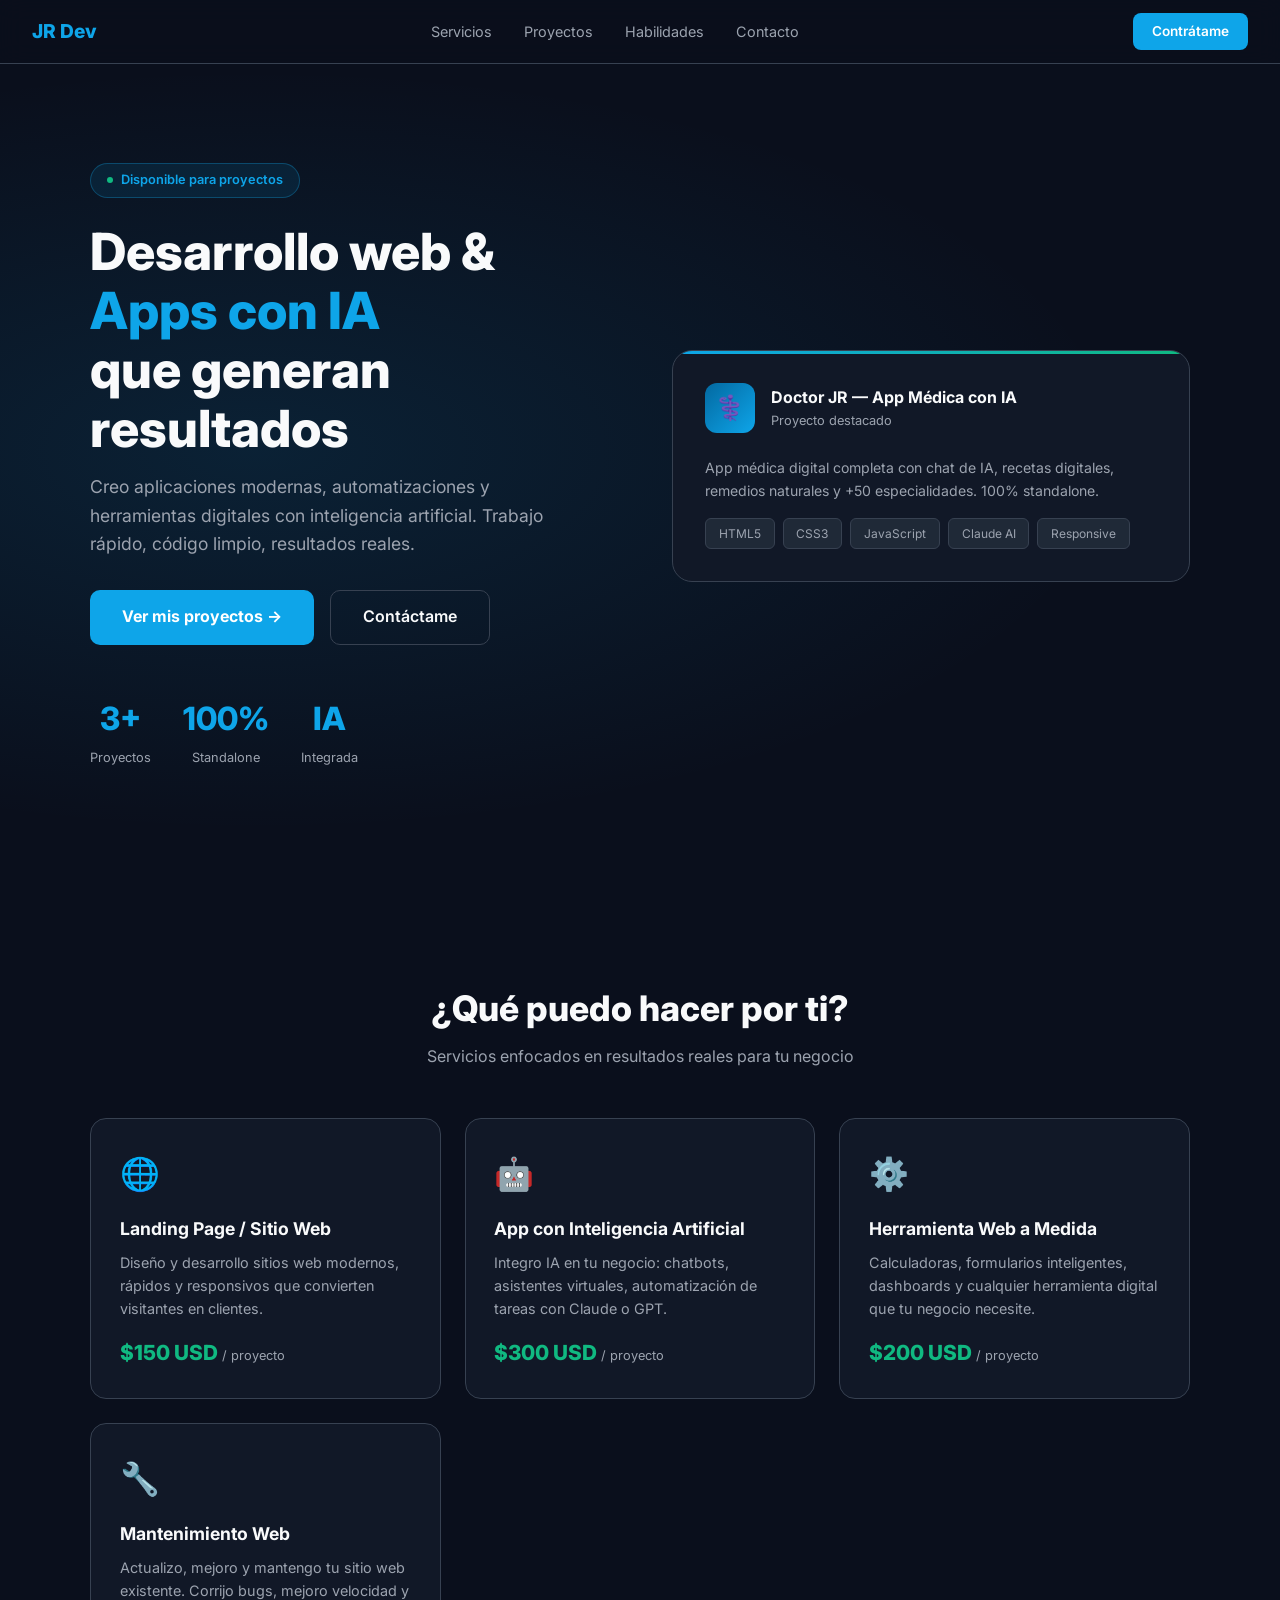
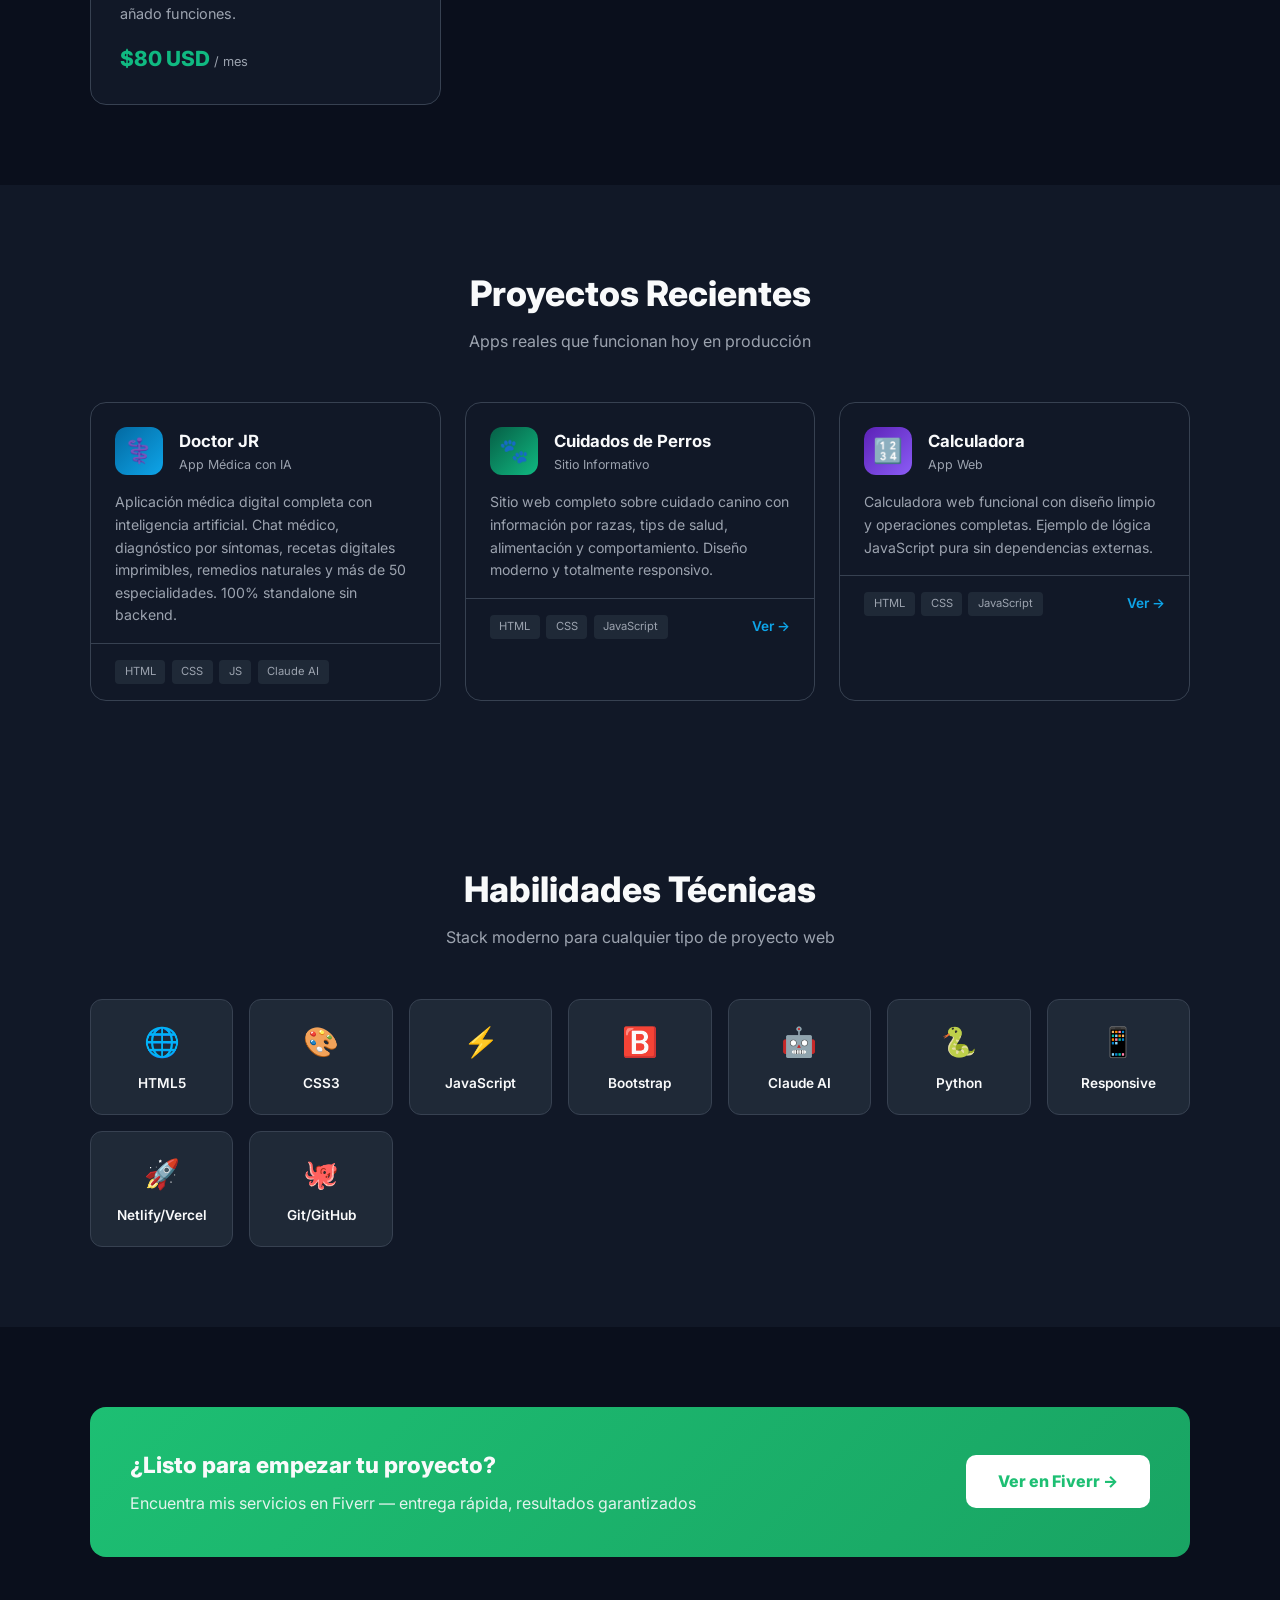
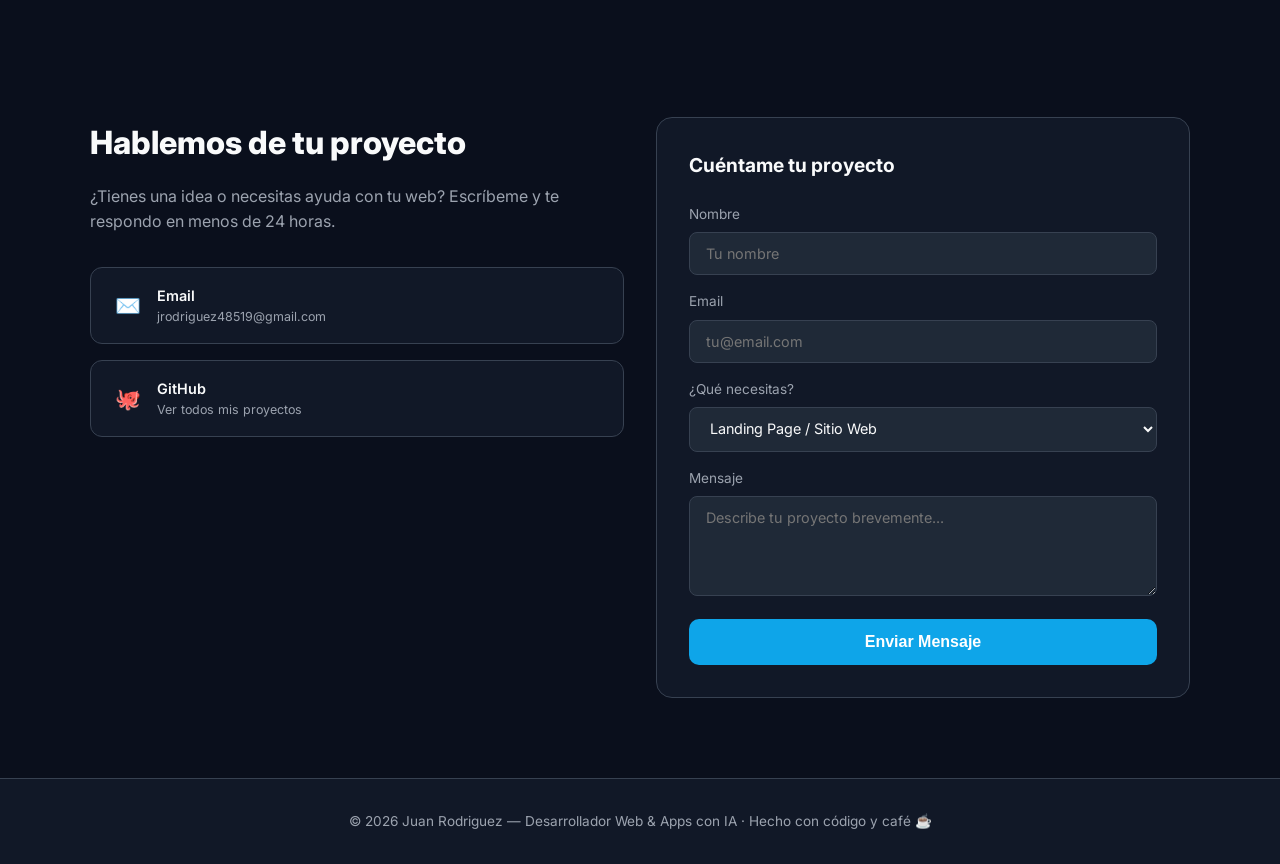
<file: portfolio.html>
<!DOCTYPE html>
<html lang="es">
<head>
  <meta charset="UTF-8" />
  <meta name="viewport" content="width=device-width, initial-scale=1.0" />
  <title>Juan Rodriguez — Desarrollador Web & Apps con IA</title>
  <link href="https://fonts.googleapis.com/css2?family=Inter:wght@300;400;500;600;700;800&display=swap" rel="stylesheet" />
  <style>
    *, *::before, *::after { box-sizing: border-box; margin: 0; padding: 0; }

    :root {
      --azul: #0EA5E9;
      --azul-dark: #0369A1;
      --verde: #10B981;
      --fondo: #0A0F1C;
      --fondo2: #111827;
      --fondo3: #1F2937;
      --texto: #F9FAFB;
      --texto2: #9CA3AF;
      --borde: #374151;
    }

    html { scroll-behavior: smooth; }

    body {
      font-family: 'Inter', sans-serif;
      background: var(--fondo);
      color: var(--texto);
      line-height: 1.6;
    }

    /* NAV */
    nav {
      position: fixed; top: 0; width: 100%; z-index: 100;
      background: rgba(10,15,28,0.9);
      backdrop-filter: blur(12px);
      border-bottom: 1px solid var(--borde);
      padding: 0 2rem;
      display: flex; align-items: center; justify-content: space-between;
      height: 64px;
    }
    .nav-logo { font-weight: 800; font-size: 1.2rem; color: var(--azul); }
    .nav-links { display: flex; gap: 2rem; }
    .nav-links a { color: var(--texto2); text-decoration: none; font-size: 0.9rem; transition: color 0.2s; }
    .nav-links a:hover { color: var(--texto); }
    .nav-cta {
      background: var(--azul); color: white; border: none;
      padding: 0.5rem 1.2rem; border-radius: 8px;
      font-weight: 600; font-size: 0.85rem; cursor: pointer;
      text-decoration: none; transition: background 0.2s;
    }
    .nav-cta:hover { background: var(--azul-dark); }

    /* HERO */
    .hero {
      min-height: 100vh;
      display: flex; align-items: center;
      padding: 6rem 2rem 4rem;
      background: radial-gradient(ellipse at 20% 50%, rgba(14,165,233,0.12) 0%, transparent 60%);
    }
    .hero-inner {
      max-width: 1100px; margin: 0 auto;
      display: grid; grid-template-columns: 1fr 1fr; gap: 4rem; align-items: center;
    }
    .hero-badge {
      display: inline-flex; align-items: center; gap: 0.5rem;
      background: rgba(14,165,233,0.1); border: 1px solid rgba(14,165,233,0.3);
      color: var(--azul); padding: 0.4rem 1rem; border-radius: 100px;
      font-size: 0.8rem; font-weight: 600; margin-bottom: 1.5rem;
    }
    .hero-badge span { width: 6px; height: 6px; background: var(--verde); border-radius: 50%; animation: pulso 1.5s infinite; }
    @keyframes pulso { 0%,100%{opacity:1;transform:scale(1)} 50%{opacity:0.5;transform:scale(1.3)} }
    .hero h1 { font-size: 3.2rem; font-weight: 800; line-height: 1.15; margin-bottom: 1rem; }
    .hero h1 span { color: var(--azul); }
    .hero p { font-size: 1.1rem; color: var(--texto2); margin-bottom: 2rem; max-width: 480px; }
    .hero-btns { display: flex; gap: 1rem; flex-wrap: wrap; }
    .btn-primario {
      background: var(--azul); color: white; border: none;
      padding: 0.85rem 2rem; border-radius: 10px;
      font-weight: 700; font-size: 1rem; cursor: pointer;
      text-decoration: none; transition: all 0.2s;
      display: inline-flex; align-items: center; gap: 0.5rem;
    }
    .btn-primario:hover { background: var(--azul-dark); transform: translateY(-2px); }
    .btn-secundario {
      background: transparent; color: var(--texto); border: 1px solid var(--borde);
      padding: 0.85rem 2rem; border-radius: 10px;
      font-weight: 600; font-size: 1rem; cursor: pointer;
      text-decoration: none; transition: all 0.2s;
    }
    .btn-secundario:hover { border-color: var(--azul); color: var(--azul); }
    .hero-stats { display: flex; gap: 2rem; margin-top: 3rem; }
    .stat { text-align: center; }
    .stat-num { font-size: 2rem; font-weight: 800; color: var(--azul); display: block; }
    .stat-label { font-size: 0.8rem; color: var(--texto2); }

    /* Tarjeta hero derecha */
    .hero-card {
      background: var(--fondo2);
      border: 1px solid var(--borde);
      border-radius: 20px;
      padding: 2rem;
      position: relative;
      overflow: hidden;
    }
    .hero-card::before {
      content: ''; position: absolute; top: 0; left: 0; right: 0; height: 3px;
      background: linear-gradient(90deg, var(--azul), var(--verde));
    }
    .card-doctor-preview { display: flex; align-items: center; gap: 1rem; margin-bottom: 1.5rem; }
    .card-icon {
      width: 50px; height: 50px; border-radius: 12px;
      background: linear-gradient(135deg, var(--azul-dark), var(--azul));
      display: flex; align-items: center; justify-content: center;
      font-size: 1.5rem;
    }
    .card-titulo { font-weight: 700; font-size: 1rem; }
    .card-sub { font-size: 0.8rem; color: var(--texto2); }
    .tech-tags { display: flex; flex-wrap: wrap; gap: 0.5rem; margin-top: 1rem; }
    .tag {
      background: var(--fondo3); border: 1px solid var(--borde);
      padding: 0.3rem 0.8rem; border-radius: 6px;
      font-size: 0.75rem; color: var(--texto2);
    }

    /* SECCIÓN SERVICIOS */
    section { padding: 5rem 2rem; }
    .seccion-inner { max-width: 1100px; margin: 0 auto; }
    .seccion-titulo { text-align: center; margin-bottom: 3rem; }
    .seccion-titulo h2 { font-size: 2.2rem; font-weight: 800; margin-bottom: 0.5rem; }
    .seccion-titulo p { color: var(--texto2); }

    .servicios-grid { display: grid; grid-template-columns: repeat(auto-fit, minmax(280px, 1fr)); gap: 1.5rem; }
    .servicio-card {
      background: var(--fondo2); border: 1px solid var(--borde);
      border-radius: 16px; padding: 1.8rem;
      transition: border-color 0.2s, transform 0.2s;
    }
    .servicio-card:hover { border-color: var(--azul); transform: translateY(-4px); }
    .servicio-icon { font-size: 2rem; margin-bottom: 1rem; }
    .servicio-card h3 { font-size: 1.1rem; font-weight: 700; margin-bottom: 0.5rem; }
    .servicio-card p { font-size: 0.9rem; color: var(--texto2); margin-bottom: 1rem; }
    .servicio-precio {
      font-size: 1.3rem; font-weight: 800; color: var(--verde);
    }
    .servicio-precio span { font-size: 0.8rem; color: var(--texto2); font-weight: 400; }

    /* PROYECTOS */
    .proyectos-grid { display: grid; grid-template-columns: repeat(auto-fit, minmax(320px, 1fr)); gap: 1.5rem; }
    .proyecto-card {
      background: var(--fondo2); border: 1px solid var(--borde);
      border-radius: 16px; overflow: hidden;
      transition: border-color 0.2s, transform 0.2s;
    }
    .proyecto-card:hover { border-color: var(--azul); transform: translateY(-4px); }
    .proyecto-header {
      padding: 1.5rem 1.5rem 1rem;
      display: flex; align-items: center; gap: 1rem;
    }
    .proyecto-icono {
      width: 48px; height: 48px; border-radius: 12px;
      display: flex; align-items: center; justify-content: center;
      font-size: 1.5rem; flex-shrink: 0;
    }
    .bg-azul { background: linear-gradient(135deg, #0369A1, #0EA5E9); }
    .bg-verde { background: linear-gradient(135deg, #065F46, #10B981); }
    .bg-morado { background: linear-gradient(135deg, #5B21B6, #8B5CF6); }
    .proyecto-nombre { font-weight: 700; font-size: 1.05rem; }
    .proyecto-tipo { font-size: 0.78rem; color: var(--texto2); }
    .proyecto-desc { padding: 0 1.5rem 1rem; font-size: 0.88rem; color: var(--texto2); }
    .proyecto-footer {
      padding: 1rem 1.5rem;
      border-top: 1px solid var(--borde);
      display: flex; align-items: center; justify-content: space-between;
    }
    .proyecto-techs { display: flex; gap: 0.4rem; flex-wrap: wrap; }
    .tech { font-size: 0.7rem; background: var(--fondo3); padding: 0.2rem 0.6rem; border-radius: 4px; color: var(--texto2); }
    .proyecto-link {
      color: var(--azul); text-decoration: none; font-size: 0.85rem;
      font-weight: 600; display: flex; align-items: center; gap: 0.3rem;
    }
    .proyecto-link:hover { text-decoration: underline; }

    /* HABILIDADES */
    .skills-bg { background: var(--fondo2); }
    .skills-grid { display: grid; grid-template-columns: repeat(auto-fit, minmax(140px, 1fr)); gap: 1rem; }
    .skill-item {
      background: var(--fondo3); border: 1px solid var(--borde);
      border-radius: 12px; padding: 1.2rem;
      text-align: center; transition: border-color 0.2s;
    }
    .skill-item:hover { border-color: var(--azul); }
    .skill-emoji { font-size: 1.8rem; display: block; margin-bottom: 0.5rem; }
    .skill-nombre { font-size: 0.85rem; font-weight: 600; }

    /* FIVERR BADGE */
    .fiverr-banner {
      background: linear-gradient(135deg, #1DBF73, #19A463);
      border-radius: 16px; padding: 2.5rem;
      display: flex; align-items: center; justify-content: space-between; gap: 2rem;
      flex-wrap: wrap;
    }
    .fiverr-texto h3 { font-size: 1.4rem; font-weight: 800; margin-bottom: 0.5rem; }
    .fiverr-texto p { opacity: 0.9; }
    .btn-fiverr {
      background: white; color: #1DBF73;
      padding: 0.85rem 2rem; border-radius: 10px;
      font-weight: 800; font-size: 1rem; cursor: pointer;
      text-decoration: none; white-space: nowrap;
      transition: transform 0.2s;
    }
    .btn-fiverr:hover { transform: scale(1.05); }

    /* CONTACTO */
    .contacto-grid { display: grid; grid-template-columns: 1fr 1fr; gap: 2rem; align-items: start; }
    .contacto-info h2 { font-size: 2rem; font-weight: 800; margin-bottom: 1rem; }
    .contacto-info p { color: var(--texto2); margin-bottom: 2rem; }
    .contacto-links { display: flex; flex-direction: column; gap: 1rem; }
    .contacto-link {
      display: flex; align-items: center; gap: 1rem;
      background: var(--fondo2); border: 1px solid var(--borde);
      padding: 1rem 1.5rem; border-radius: 12px;
      text-decoration: none; color: var(--texto);
      transition: border-color 0.2s;
    }
    .contacto-link:hover { border-color: var(--azul); }
    .contacto-link-icon { font-size: 1.3rem; }
    .contacto-link-text { font-weight: 600; font-size: 0.9rem; }
    .contacto-link-sub { font-size: 0.78rem; color: var(--texto2); }

    .form-contacto {
      background: var(--fondo2); border: 1px solid var(--borde);
      border-radius: 16px; padding: 2rem;
    }
    .form-contacto h3 { font-size: 1.2rem; font-weight: 700; margin-bottom: 1.5rem; }
    .campo { margin-bottom: 1rem; }
    .campo label { display: block; font-size: 0.85rem; color: var(--texto2); margin-bottom: 0.4rem; }
    .campo input, .campo textarea, .campo select {
      width: 100%; background: var(--fondo3); border: 1px solid var(--borde);
      color: var(--texto); border-radius: 8px; padding: 0.75rem 1rem;
      font-size: 0.9rem; font-family: inherit; outline: none;
      transition: border-color 0.2s;
    }
    .campo input:focus, .campo textarea:focus { border-color: var(--azul); }
    .campo textarea { resize: vertical; min-height: 100px; }
    .btn-enviar-form {
      width: 100%; background: var(--azul); color: white; border: none;
      padding: 0.85rem; border-radius: 10px; font-weight: 700;
      font-size: 1rem; cursor: pointer; transition: background 0.2s;
    }
    .btn-enviar-form:hover { background: var(--azul-dark); }

    /* FOOTER */
    footer {
      background: var(--fondo2); border-top: 1px solid var(--borde);
      padding: 2rem; text-align: center;
      color: var(--texto2); font-size: 0.85rem;
    }

    /* RESPONSIVE */
    @media (max-width: 768px) {
      .hero-inner { grid-template-columns: 1fr; }
      .hero-card { display: none; }
      .hero h1 { font-size: 2.2rem; }
      .nav-links { display: none; }
      .contacto-grid { grid-template-columns: 1fr; }
    }
  </style>
</head>
<body>

  <!-- NAV -->
  <nav>
    <div class="nav-logo">JR Dev</div>
    <div class="nav-links">
      <a href="#servicios">Servicios</a>
      <a href="#proyectos">Proyectos</a>
      <a href="#habilidades">Habilidades</a>
      <a href="#contacto">Contacto</a>
    </div>
    <a href="#contacto" class="nav-cta">Contrátame</a>
  </nav>

  <!-- HERO -->
  <section class="hero">
    <div class="hero-inner">
      <div>
        <div class="hero-badge">
          <span></span> Disponible para proyectos
        </div>
        <h1>Desarrollo web &amp;<br><span>Apps con IA</span><br>que generan resultados</h1>
        <p>Creo aplicaciones modernas, automatizaciones y herramientas digitales con inteligencia artificial. Trabajo rápido, código limpio, resultados reales.</p>
        <div class="hero-btns">
          <a href="#proyectos" class="btn-primario">Ver mis proyectos →</a>
          <a href="#contacto" class="btn-secundario">Contáctame</a>
        </div>
        <div class="hero-stats">
          <div class="stat"><span class="stat-num">3+</span><span class="stat-label">Proyectos</span></div>
          <div class="stat"><span class="stat-num">100%</span><span class="stat-label">Standalone</span></div>
          <div class="stat"><span class="stat-num">IA</span><span class="stat-label">Integrada</span></div>
        </div>
      </div>

      <div class="hero-card">
        <div class="card-doctor-preview">
          <div class="card-icon">⚕️</div>
          <div>
            <div class="card-titulo">Doctor JR — App Médica con IA</div>
            <div class="card-sub">Proyecto destacado</div>
          </div>
        </div>
        <p style="font-size:0.88rem;color:var(--texto2);margin-bottom:1rem;">App médica digital completa con chat de IA, recetas digitales, remedios naturales y +50 especialidades. 100% standalone.</p>
        <div class="tech-tags">
          <span class="tag">HTML5</span>
          <span class="tag">CSS3</span>
          <span class="tag">JavaScript</span>
          <span class="tag">Claude AI</span>
          <span class="tag">Responsive</span>
        </div>
      </div>
    </div>
  </section>

  <!-- SERVICIOS -->
  <section id="servicios">
    <div class="seccion-inner">
      <div class="seccion-titulo">
        <h2>¿Qué puedo hacer por ti?</h2>
        <p>Servicios enfocados en resultados reales para tu negocio</p>
      </div>
      <div class="servicios-grid">
        <div class="servicio-card">
          <div class="servicio-icon">🌐</div>
          <h3>Landing Page / Sitio Web</h3>
          <p>Diseño y desarrollo sitios web modernos, rápidos y responsivos que convierten visitantes en clientes.</p>
          <div class="servicio-precio">$150 USD <span>/ proyecto</span></div>
        </div>
        <div class="servicio-card">
          <div class="servicio-icon">🤖</div>
          <h3>App con Inteligencia Artificial</h3>
          <p>Integro IA en tu negocio: chatbots, asistentes virtuales, automatización de tareas con Claude o GPT.</p>
          <div class="servicio-precio">$300 USD <span>/ proyecto</span></div>
        </div>
        <div class="servicio-card">
          <div class="servicio-icon">⚙️</div>
          <h3>Herramienta Web a Medida</h3>
          <p>Calculadoras, formularios inteligentes, dashboards y cualquier herramienta digital que tu negocio necesite.</p>
          <div class="servicio-precio">$200 USD <span>/ proyecto</span></div>
        </div>
        <div class="servicio-card">
          <div class="servicio-icon">🔧</div>
          <h3>Mantenimiento Web</h3>
          <p>Actualizo, mejoro y mantengo tu sitio web existente. Corrijo bugs, mejoro velocidad y añado funciones.</p>
          <div class="servicio-precio">$80 USD <span>/ mes</span></div>
        </div>
      </div>
    </div>
  </section>

  <!-- PROYECTOS -->
  <section id="proyectos" style="background:var(--fondo2)">
    <div class="seccion-inner">
      <div class="seccion-titulo">
        <h2>Proyectos Recientes</h2>
        <p>Apps reales que funcionan hoy en producción</p>
      </div>
      <div class="proyectos-grid">

        <div class="proyecto-card">
          <div class="proyecto-header">
            <div class="proyecto-icono bg-azul">⚕️</div>
            <div>
              <div class="proyecto-nombre">Doctor JR</div>
              <div class="proyecto-tipo">App Médica con IA</div>
            </div>
          </div>
          <p class="proyecto-desc">
            Aplicación médica digital completa con inteligencia artificial. Chat médico, diagnóstico por síntomas, recetas digitales imprimibles, remedios naturales y más de 50 especialidades. 100% standalone sin backend.
          </p>
          <div class="proyecto-footer">
            <div class="proyecto-techs">
              <span class="tech">HTML</span>
              <span class="tech">CSS</span>
              <span class="tech">JS</span>
              <span class="tech">Claude AI</span>
            </div>
          </div>
        </div>

        <div class="proyecto-card">
          <div class="proyecto-header">
            <div class="proyecto-icono bg-verde">🐾</div>
            <div>
              <div class="proyecto-nombre">Cuidados de Perros</div>
              <div class="proyecto-tipo">Sitio Informativo</div>
            </div>
          </div>
          <p class="proyecto-desc">
            Sitio web completo sobre cuidado canino con información por razas, tips de salud, alimentación y comportamiento. Diseño moderno y totalmente responsivo.
          </p>
          <div class="proyecto-footer">
            <div class="proyecto-techs">
              <span class="tech">HTML</span>
              <span class="tech">CSS</span>
              <span class="tech">JavaScript</span>
            </div>
            <a href="cuidados-perros/index.html" class="proyecto-link" target="_blank">Ver →</a>
          </div>
        </div>

        <div class="proyecto-card">
          <div class="proyecto-header">
            <div class="proyecto-icono bg-morado">🔢</div>
            <div>
              <div class="proyecto-nombre">Calculadora</div>
              <div class="proyecto-tipo">App Web</div>
            </div>
          </div>
          <p class="proyecto-desc">
            Calculadora web funcional con diseño limpio y operaciones completas. Ejemplo de lógica JavaScript pura sin dependencias externas.
          </p>
          <div class="proyecto-footer">
            <div class="proyecto-techs">
              <span class="tech">HTML</span>
              <span class="tech">CSS</span>
              <span class="tech">JavaScript</span>
            </div>
            <a href="calculadora/index.html" class="proyecto-link" target="_blank">Ver →</a>
          </div>
        </div>

      </div>
    </div>
  </section>

  <!-- HABILIDADES -->
  <section id="habilidades" class="skills-bg">
    <div class="seccion-inner">
      <div class="seccion-titulo">
        <h2>Habilidades Técnicas</h2>
        <p>Stack moderno para cualquier tipo de proyecto web</p>
      </div>
      <div class="skills-grid">
        <div class="skill-item"><span class="skill-emoji">🌐</span><div class="skill-nombre">HTML5</div></div>
        <div class="skill-item"><span class="skill-emoji">🎨</span><div class="skill-nombre">CSS3</div></div>
        <div class="skill-item"><span class="skill-emoji">⚡</span><div class="skill-nombre">JavaScript</div></div>
        <div class="skill-item"><span class="skill-emoji">🅱️</span><div class="skill-nombre">Bootstrap</div></div>
        <div class="skill-item"><span class="skill-emoji">🤖</span><div class="skill-nombre">Claude AI</div></div>
        <div class="skill-item"><span class="skill-emoji">🐍</span><div class="skill-nombre">Python</div></div>
        <div class="skill-item"><span class="skill-emoji">📱</span><div class="skill-nombre">Responsive</div></div>
        <div class="skill-item"><span class="skill-emoji">🚀</span><div class="skill-nombre">Netlify/Vercel</div></div>
        <div class="skill-item"><span class="skill-emoji">🐙</span><div class="skill-nombre">Git/GitHub</div></div>
      </div>
    </div>
  </section>

  <!-- FIVERR BANNER -->
  <section>
    <div class="seccion-inner">
      <div class="fiverr-banner">
        <div class="fiverr-texto">
          <h3>¿Listo para empezar tu proyecto?</h3>
          <p>Encuentra mis servicios en Fiverr — entrega rápida, resultados garantizados</p>
        </div>
        <a href="https://www.fiverr.com" target="_blank" class="btn-fiverr">Ver en Fiverr →</a>
      </div>
    </div>
  </section>

  <!-- CONTACTO -->
  <section id="contacto">
    <div class="seccion-inner">
      <div class="contacto-grid">
        <div class="contacto-info">
          <h2>Hablemos de tu proyecto</h2>
          <p>¿Tienes una idea o necesitas ayuda con tu web? Escríbeme y te respondo en menos de 24 horas.</p>
          <div class="contacto-links">
            <a href="mailto:jrodriguez48519@gmail.com" class="contacto-link">
              <span class="contacto-link-icon">✉️</span>
              <div>
                <div class="contacto-link-text">Email</div>
                <div class="contacto-link-sub">jrodriguez48519@gmail.com</div>
              </div>
            </a>
            <a href="https://github.com/jrodriguez48519-hub" target="_blank" class="contacto-link">
              <span class="contacto-link-icon">🐙</span>
              <div>
                <div class="contacto-link-text">GitHub</div>
                <div class="contacto-link-sub">Ver todos mis proyectos</div>
              </div>
            </a>
          </div>
        </div>

        <div class="form-contacto">
          <h3>Cuéntame tu proyecto</h3>
          <div class="campo">
            <label>Nombre</label>
            <input type="text" placeholder="Tu nombre" />
          </div>
          <div class="campo">
            <label>Email</label>
            <input type="email" placeholder="tu@email.com" />
          </div>
          <div class="campo">
            <label>¿Qué necesitas?</label>
            <select>
              <option>Landing Page / Sitio Web</option>
              <option>App con IA</option>
              <option>Herramienta Web</option>
              <option>Mantenimiento</option>
              <option>Otro</option>
            </select>
          </div>
          <div class="campo">
            <label>Mensaje</label>
            <textarea placeholder="Describe tu proyecto brevemente..."></textarea>
          </div>
          <button class="btn-enviar-form" onclick="alert('¡Gracias! Me pondré en contacto contigo pronto.')">Enviar Mensaje</button>
        </div>
      </div>
    </div>
  </section>

  <!-- FOOTER -->
  <footer>
    <p>© 2026 Juan Rodriguez — Desarrollador Web &amp; Apps con IA · Hecho con código y café ☕</p>
  </footer>

</body>
</html>
</file>
<file: calculadora/style.css>
.fondo {
    background: #3F5EFB;
    background: radial-gradient(circle, rgba(63,94,251,1) 0%, rgba(63,0,252,1) 100%);
    min-height: 100vh;
}

/* ── MENÚ ── */
#menu {
    display: flex;
    align-items: center;
    justify-content: center;
    min-height: 100vh;
    animation: fadeIn 0.5s ease;
}

.menu-box {
    background: rgba(255,255,255,0.1);
    backdrop-filter: blur(10px);
    border: 1px solid rgba(255,255,255,0.25);
    border-radius: 20px;
    padding: 3rem 3.5rem;
    text-align: center;
    max-width: 400px;
    width: 90%;
    box-shadow: 0 8px 40px rgba(0,0,0,0.3);
}

.menu-icon {
    font-size: 4rem;
    margin-bottom: 1rem;
}

.menu-title {
    color: #fff;
    font-size: 2.2rem;
    font-weight: 800;
    letter-spacing: 0.1em;
    margin-bottom: 0.5rem;
}

.menu-sub {
    color: rgba(255,255,255,0.7);
    font-size: 0.95rem;
    margin-bottom: 2rem;
}

.btn-iniciar {
    background: #fff;
    color: #3F5EFB;
    border: none;
    border-radius: 50px;
    padding: 0.8rem 3rem;
    font-size: 1.1rem;
    font-weight: 700;
    letter-spacing: 0.1em;
    cursor: pointer;
    transition: transform 0.2s, box-shadow 0.2s;
    box-shadow: 0 4px 20px rgba(0,0,0,0.2);
}

.btn-iniciar:hover {
    transform: scale(1.05);
    box-shadow: 0 6px 25px rgba(0,0,0,0.3);
}

.menu-credito {
    color: rgba(255,255,255,0.4);
    font-size: 0.75rem;
    margin-top: 1.5rem;
    margin-bottom: 0;
}

/* ── CALCULADORA ── */
#app {
    animation: slideUp 0.4s ease;
    padding-top: 1rem;
}

/* ── ANIMACIONES ── */
@keyframes fadeIn {
    from { opacity: 0; transform: scale(0.96); }
    to   { opacity: 1; transform: scale(1); }
}

@keyframes slideUp {
    from { opacity: 0; transform: translateY(20px); }
    to   { opacity: 1; transform: translateY(0); }
}
</file>
<file: viral-ia/style.css>
/* ── BASE ── */
* { margin: 0; padding: 0; box-sizing: border-box; }

:root {
    --pink: #FF6B9D;
    --purple: #C44DFF;
    --blue: #4776E6;
    --green: #11D9A8;
    --dark: #0A0A0F;
    --dark2: #12121A;
    --card: rgba(255,255,255,0.05);
    --border: rgba(255,255,255,0.1);
}

html { scroll-behavior: smooth; }

body {
    font-family: 'Segoe UI', system-ui, -apple-system, sans-serif;
    background: var(--dark);
    color: #fff;
    overflow-x: hidden;
}

/* ── HERO ── */
.hero {
    position: relative;
    min-height: 100vh;
    display: flex;
    align-items: center;
    justify-content: center;
    overflow: hidden;
}

.hero-bg {
    position: absolute;
    inset: 0;
    background:
        radial-gradient(ellipse 80% 60% at 50% 0%, rgba(100,60,220,0.5) 0%, transparent 70%),
        radial-gradient(ellipse 60% 40% at 80% 80%, rgba(255,100,150,0.3) 0%, transparent 60%),
        radial-gradient(ellipse 50% 50% at 20% 60%, rgba(70,120,230,0.3) 0%, transparent 60%);
    animation: pulse-bg 8s ease-in-out infinite alternate;
}

@keyframes pulse-bg {
    from { opacity: 0.7; }
    to   { opacity: 1; }
}

.hero-content {
    position: relative;
    z-index: 1;
    padding: 4rem 1rem;
}

.badge-top {
    display: inline-block;
    background: rgba(255,255,255,0.1);
    border: 1px solid rgba(255,255,255,0.2);
    border-radius: 50px;
    padding: 0.4rem 1.2rem;
    font-size: 0.8rem;
    letter-spacing: 0.15em;
    color: rgba(255,255,255,0.7);
    margin-bottom: 2rem;
    backdrop-filter: blur(10px);
}

.hero-title {
    font-size: clamp(3rem, 10vw, 7rem);
    font-weight: 900;
    line-height: 0.95;
    letter-spacing: -0.02em;
    margin-bottom: 1.5rem;
}

.gradient-text {
    background: linear-gradient(135deg, var(--pink), var(--purple), var(--blue));
    -webkit-background-clip: text;
    -webkit-text-fill-color: transparent;
    background-clip: text;
}

.hero-sub {
    font-size: 1.1rem;
    color: rgba(255,255,255,0.6);
    max-width: 600px;
    margin: 0 auto 3rem;
    line-height: 1.6;
}

.hero-stats {
    display: flex;
    justify-content: center;
    gap: 3rem;
    flex-wrap: wrap;
    margin-bottom: 3rem;
}

.stat {
    display: flex;
    flex-direction: column;
    align-items: center;
}

.stat-num {
    font-size: 2.5rem;
    font-weight: 900;
    background: linear-gradient(135deg, var(--pink), var(--purple));
    -webkit-background-clip: text;
    -webkit-text-fill-color: transparent;
    background-clip: text;
    line-height: 1;
}

.stat-label {
    font-size: 0.75rem;
    color: rgba(255,255,255,0.5);
    letter-spacing: 0.1em;
    margin-top: 0.3rem;
}

.btn-hero {
    display: inline-block;
    background: linear-gradient(135deg, var(--pink), var(--purple));
    color: #fff;
    text-decoration: none;
    border-radius: 50px;
    padding: 1rem 3rem;
    font-size: 1rem;
    font-weight: 800;
    letter-spacing: 0.1em;
    transition: transform 0.2s, box-shadow 0.2s;
    box-shadow: 0 8px 30px rgba(196,77,255,0.4);
}

.btn-hero:hover {
    transform: translateY(-3px);
    box-shadow: 0 12px 40px rgba(196,77,255,0.6);
    color: #fff;
}

/* ── SECTIONS ── */
.section {
    padding: 6rem 0;
}

.section-dark {
    background: var(--dark2);
}

.section-header {
    text-align: center;
    margin-bottom: 4rem;
}

.section-tag {
    display: inline-block;
    background: rgba(255,255,255,0.08);
    border: 1px solid var(--border);
    border-radius: 50px;
    padding: 0.35rem 1rem;
    font-size: 0.75rem;
    letter-spacing: 0.15em;
    color: rgba(255,255,255,0.5);
    margin-bottom: 1rem;
}

.section-title {
    font-size: clamp(2rem, 5vw, 3.5rem);
    font-weight: 900;
    margin-bottom: 0.75rem;
    letter-spacing: -0.02em;
}

.section-sub {
    color: rgba(255,255,255,0.5);
    font-size: 1rem;
}

/* ── IDEAS GRID ── */
.ideas-grid {
    display: grid;
    grid-template-columns: repeat(auto-fit, minmax(340px, 1fr));
    gap: 1.5rem;
}

.idea-card {
    background: var(--card);
    border: 1px solid var(--border);
    border-radius: 20px;
    padding: 2rem;
    transition: transform 0.3s, border-color 0.3s, box-shadow 0.3s;
    position: relative;
    overflow: hidden;
}

.idea-card::before {
    content: '';
    position: absolute;
    top: 0; left: 0; right: 0;
    height: 2px;
    background: linear-gradient(90deg, var(--pink), var(--purple), var(--blue));
    opacity: 0;
    transition: opacity 0.3s;
}

.idea-card:hover {
    transform: translateY(-6px);
    border-color: rgba(196,77,255,0.3);
    box-shadow: 0 20px 50px rgba(100,60,220,0.2);
}

.idea-card:hover::before { opacity: 1; }

.idea-header {
    display: flex;
    justify-content: space-between;
    align-items: flex-start;
    margin-bottom: 1rem;
}

.idea-num {
    font-size: 0.7rem;
    font-weight: 900;
    letter-spacing: 0.2em;
    color: rgba(255,255,255,0.2);
}

.idea-icon { font-size: 2rem; }

.idea-title {
    font-size: 1.25rem;
    font-weight: 800;
    margin-bottom: 0.75rem;
    letter-spacing: -0.01em;
}

.idea-desc {
    color: rgba(255,255,255,0.55);
    font-size: 0.9rem;
    line-height: 1.6;
    margin-bottom: 1.5rem;
}

.idea-steps { margin-bottom: 1.5rem; }

.step {
    display: flex;
    align-items: center;
    gap: 0.75rem;
    font-size: 0.85rem;
    color: rgba(255,255,255,0.7);
    padding: 0.35rem 0;
    border-bottom: 1px solid rgba(255,255,255,0.05);
}

.step:last-child { border-bottom: none; }

.step-dot {
    width: 6px;
    height: 6px;
    border-radius: 50%;
    background: linear-gradient(135deg, var(--pink), var(--purple));
    flex-shrink: 0;
}

.idea-tags {
    display: flex;
    flex-wrap: wrap;
    gap: 0.5rem;
}

.tag {
    display: inline-block;
    background: rgba(255,255,255,0.08);
    border: 1px solid rgba(255,255,255,0.12);
    border-radius: 50px;
    padding: 0.2rem 0.75rem;
    font-size: 0.75rem;
    color: rgba(255,255,255,0.6);
}

.tag.pink {
    background: rgba(255,107,157,0.15);
    border-color: rgba(255,107,157,0.3);
    color: var(--pink);
}
.tag.purple {
    background: rgba(196,77,255,0.15);
    border-color: rgba(196,77,255,0.3);
    color: var(--purple);
}
.tag.blue {
    background: rgba(71,118,230,0.15);
    border-color: rgba(71,118,230,0.3);
    color: #6B9EF4;
}
.tag.green {
    background: rgba(17,217,168,0.15);
    border-color: rgba(17,217,168,0.3);
    color: var(--green);
}

/* ── TOOLS GRID ── */
.tools-grid {
    display: grid;
    grid-template-columns: repeat(auto-fit, minmax(300px, 1fr));
    gap: 1.25rem;
}

.tool-card {
    background: rgba(255,255,255,0.04);
    border: 1px solid var(--border);
    border-radius: 16px;
    padding: 1.5rem;
    display: flex;
    align-items: flex-start;
    gap: 1rem;
    transition: transform 0.2s, border-color 0.2s;
    position: relative;
}

.tool-card:hover {
    transform: translateX(4px);
    border-color: rgba(255,255,255,0.2);
}

.tool-icon {
    width: 52px;
    height: 52px;
    border-radius: 14px;
    display: flex;
    align-items: center;
    justify-content: center;
    font-size: 1.5rem;
    flex-shrink: 0;
}

.tool-info { flex: 1; }

.tool-info h4 {
    font-size: 1rem;
    font-weight: 800;
    margin-bottom: 0.15rem;
}

.tool-cat {
    font-size: 0.72rem;
    color: rgba(255,255,255,0.35);
    letter-spacing: 0.05em;
    display: block;
    margin-bottom: 0.5rem;
}

.tool-info p {
    font-size: 0.83rem;
    color: rgba(255,255,255,0.55);
    line-height: 1.5;
}

.tool-badge {
    position: absolute;
    top: 1rem;
    right: 1rem;
    font-size: 0.62rem;
    font-weight: 800;
    letter-spacing: 0.1em;
    border-radius: 50px;
    padding: 0.2rem 0.6rem;
}

.badge-video   { background: rgba(196,77,255,0.2); color: var(--purple); border: 1px solid rgba(196,77,255,0.3); }
.badge-edicion { background: rgba(255,107,157,0.2); color: var(--pink); border: 1px solid rgba(255,107,157,0.3); }
.badge-avatar  { background: rgba(71,118,230,0.2); color: #6B9EF4; border: 1px solid rgba(71,118,230,0.3); }
.badge-diseno  { background: rgba(17,217,168,0.2); color: var(--green); border: 1px solid rgba(17,217,168,0.3); }

/* ── PLATAFORMAS ── */
.plat-grid {
    display: grid;
    grid-template-columns: repeat(auto-fit, minmax(280px, 1fr));
    gap: 1.5rem;
}

.plat-card {
    background: var(--card);
    border: 1px solid var(--border);
    border-radius: 20px;
    padding: 2rem;
    transition: transform 0.3s;
}

.plat-card:hover { transform: translateY(-4px); }

.plat-card.tiktok   { border-top: 3px solid #FF0050; }
.plat-card.instagram { border-top: 3px solid #E1306C; }
.plat-card.youtube  { border-top: 3px solid #FF0000; }
.plat-card.facebook { border-top: 3px solid #1877F2; }

.plat-header {
    display: flex;
    align-items: center;
    gap: 0.75rem;
    margin-bottom: 1.5rem;
}

.plat-icon { font-size: 1.75rem; }

.plat-header h3 {
    font-size: 1.4rem;
    font-weight: 800;
}

.plat-list {
    list-style: none;
    display: flex;
    flex-direction: column;
    gap: 0.75rem;
    margin-bottom: 1.5rem;
}

.plat-list li {
    font-size: 0.87rem;
    color: rgba(255,255,255,0.7);
    line-height: 1.4;
    padding-bottom: 0.75rem;
    border-bottom: 1px solid rgba(255,255,255,0.06);
}

.plat-list li:last-child { border-bottom: none; padding-bottom: 0; }

.plat-tip {
    background: rgba(255,255,255,0.05);
    border-radius: 10px;
    padding: 0.65rem 1rem;
    font-size: 0.78rem;
    color: rgba(255,255,255,0.4);
    border-left: 3px solid rgba(255,255,255,0.15);
}

/* ── TIPS ── */
.tips-grid {
    display: grid;
    grid-template-columns: repeat(auto-fit, minmax(260px, 1fr));
    gap: 1.25rem;
}

.tip-card {
    background: rgba(255,255,255,0.04);
    border: 1px solid var(--border);
    border-radius: 16px;
    padding: 1.75rem;
    position: relative;
    transition: transform 0.2s, border-color 0.2s;
}

.tip-card:hover {
    transform: translateY(-4px);
    border-color: rgba(196,77,255,0.25);
}

.tip-num {
    position: absolute;
    top: 1rem;
    right: 1.25rem;
    font-size: 2.5rem;
    font-weight: 900;
    color: rgba(255,255,255,0.04);
    line-height: 1;
}

.tip-icon {
    font-size: 2rem;
    margin-bottom: 1rem;
}

.tip-card h4 {
    font-size: 1rem;
    font-weight: 800;
    margin-bottom: 0.6rem;
}

.tip-card p {
    font-size: 0.85rem;
    color: rgba(255,255,255,0.55);
    line-height: 1.6;
}

/* ── CTA ── */
.cta-section {
    position: relative;
    padding: 8rem 0;
    overflow: hidden;
}

.cta-bg {
    position: absolute;
    inset: 0;
    background:
        radial-gradient(ellipse 70% 80% at 50% 50%, rgba(196,77,255,0.25) 0%, transparent 70%),
        radial-gradient(ellipse 50% 50% at 20% 80%, rgba(255,107,157,0.2) 0%, transparent 60%);
}

.cta-content { position: relative; z-index: 1; }

.cta-icon {
    font-size: 4rem;
    margin-bottom: 1.5rem;
    display: block;
    animation: float 3s ease-in-out infinite;
}

@keyframes float {
    0%, 100% { transform: translateY(0); }
    50%       { transform: translateY(-12px); }
}

.cta-title {
    font-size: clamp(2rem, 5vw, 4rem);
    font-weight: 900;
    letter-spacing: -0.02em;
    margin-bottom: 1rem;
}

.cta-sub {
    font-size: 1.1rem;
    color: rgba(255,255,255,0.6);
    margin-bottom: 3rem;
    line-height: 1.7;
}

.cta-steps {
    display: flex;
    justify-content: center;
    align-items: center;
    gap: 1rem;
    flex-wrap: wrap;
    margin-bottom: 3rem;
}

.cta-step {
    background: rgba(255,255,255,0.08);
    border: 1px solid rgba(255,255,255,0.15);
    border-radius: 50px;
    padding: 0.6rem 1.5rem;
    font-size: 0.9rem;
    font-weight: 600;
}

.cta-step span {
    display: inline-block;
    width: 22px;
    height: 22px;
    background: linear-gradient(135deg, var(--pink), var(--purple));
    border-radius: 50%;
    font-size: 0.7rem;
    font-weight: 900;
    text-align: center;
    line-height: 22px;
    margin-right: 0.5rem;
}

.cta-arrow {
    color: rgba(255,255,255,0.3);
    font-size: 1.2rem;
}

.btn-cta {
    display: inline-block;
    background: #fff;
    color: #0A0A0F;
    text-decoration: none;
    border-radius: 50px;
    padding: 1rem 3rem;
    font-size: 1rem;
    font-weight: 900;
    letter-spacing: 0.1em;
    transition: transform 0.2s, box-shadow 0.2s;
    box-shadow: 0 8px 30px rgba(255,255,255,0.2);
    margin-bottom: 2rem;
}

.btn-cta:hover {
    transform: translateY(-3px);
    box-shadow: 0 12px 40px rgba(255,255,255,0.3);
    color: #0A0A0F;
}

.cta-credit {
    font-size: 0.75rem;
    color: rgba(255,255,255,0.25);
    margin-top: 1rem;
    letter-spacing: 0.1em;
}

/* ── NAV FLOTANTE ── */
.float-nav {
    position: fixed;
    right: 1.5rem;
    top: 50%;
    transform: translateY(-50%);
    display: flex;
    flex-direction: column;
    gap: 0.75rem;
    z-index: 999;
}

.fnav-link {
    width: 46px;
    height: 46px;
    background: rgba(255,255,255,0.08);
    border: 1px solid rgba(255,255,255,0.15);
    border-radius: 50%;
    display: flex;
    align-items: center;
    justify-content: center;
    font-size: 1.2rem;
    text-decoration: none;
    transition: background 0.2s, transform 0.2s;
    backdrop-filter: blur(10px);
}

.fnav-link:hover {
    background: rgba(196,77,255,0.3);
    transform: scale(1.15);
}

/* ── RESPONSIVE ── */
@media (max-width: 768px) {
    .hero-stats { gap: 1.5rem; }
    .float-nav { display: none; }
    .ideas-grid { grid-template-columns: 1fr; }
    .cta-arrow { display: none; }
    .cta-steps { flex-direction: column; }
}

@media (max-width: 480px) {
    .section { padding: 4rem 0; }
    .tools-grid { grid-template-columns: 1fr; }
}
</file>
